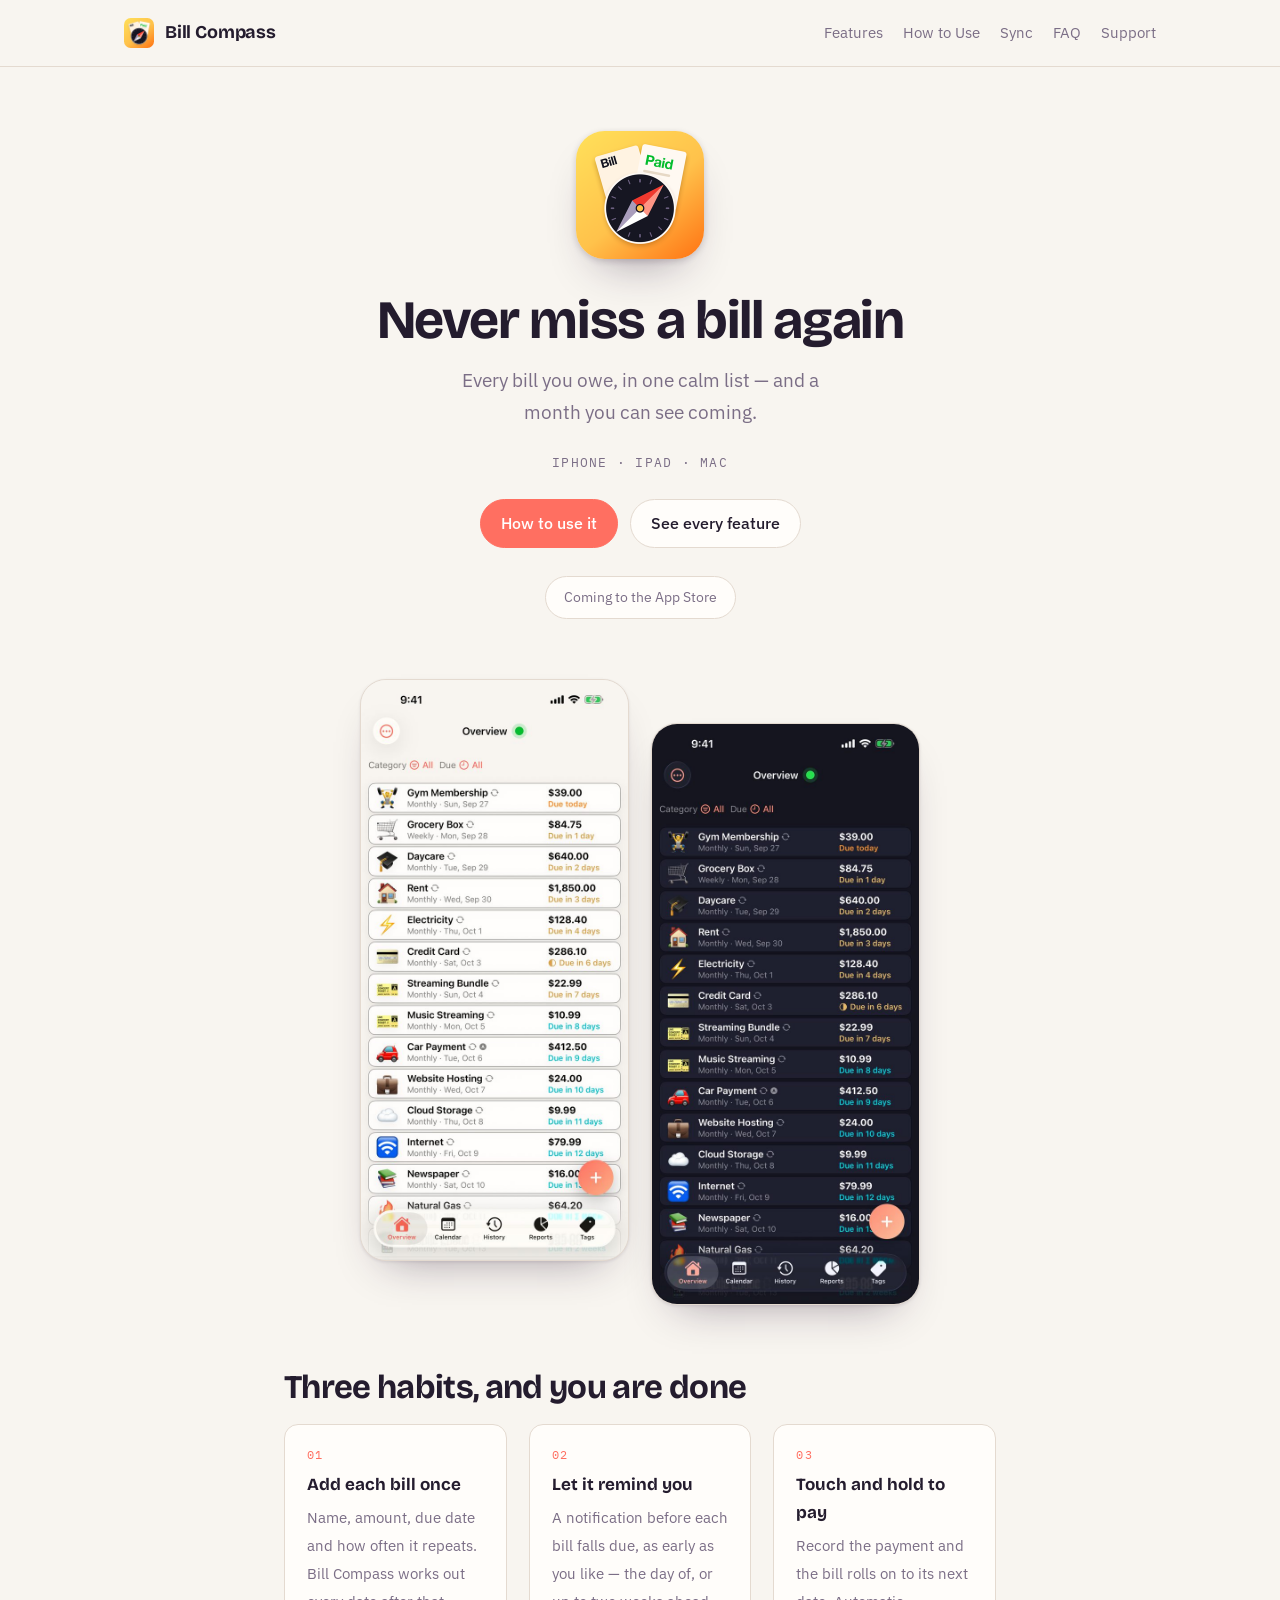
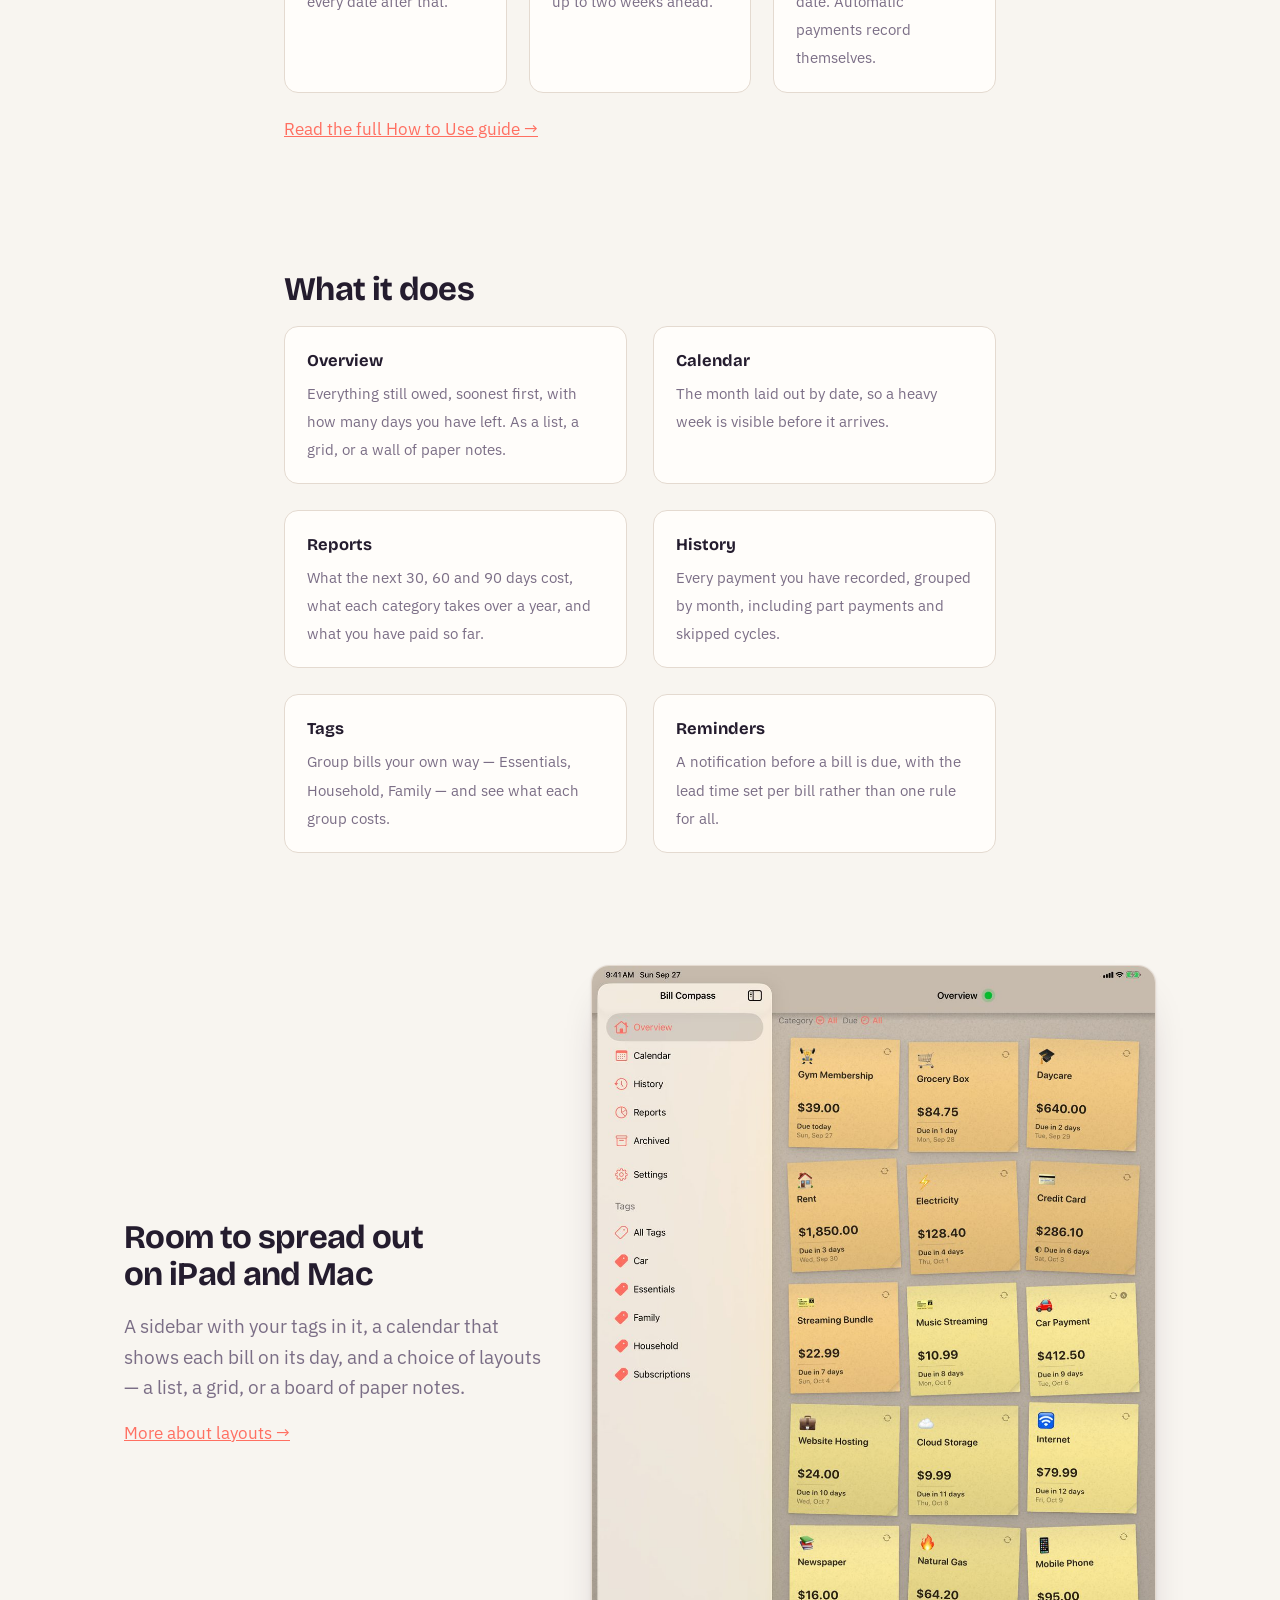
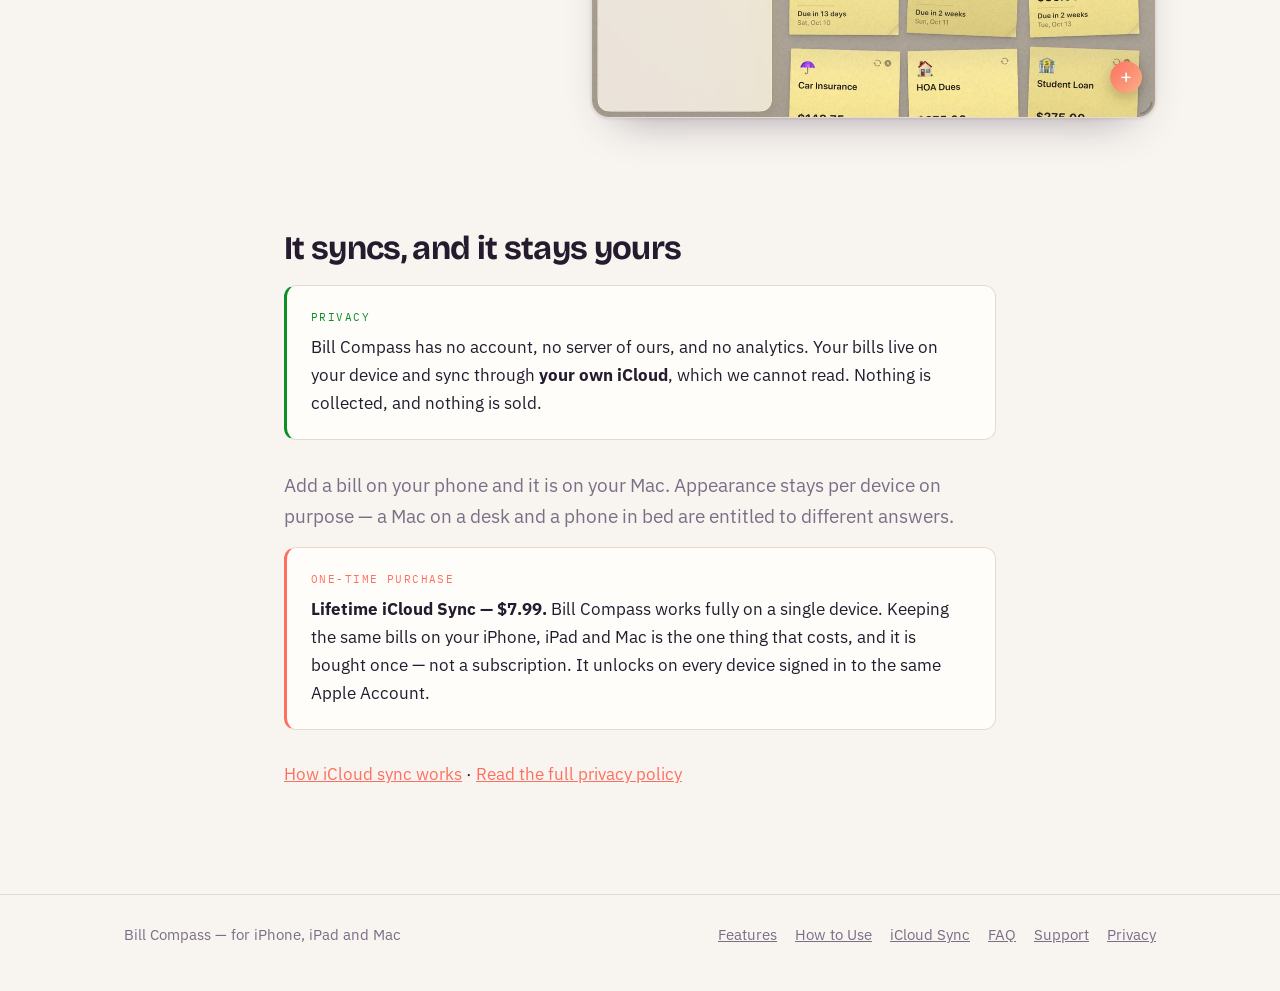
<file: index.html>
<!doctype html>
<html lang="en">
<head>
<meta charset="utf-8">
<meta name="viewport" content="width=device-width, initial-scale=1">
<title>Bill Compass — never miss a bill again</title>
<meta name="description" content="Bill Compass tracks every bill you owe on iPhone, iPad and Mac. No account, no analytics, and it syncs through your own iCloud.">
<link rel="icon" href="assets/icon.png">
<link rel="preconnect" href="https://fonts.googleapis.com">
<link rel="preconnect" href="https://fonts.gstatic.com" crossorigin>
<link rel="stylesheet" href="https://fonts.googleapis.com/css2?family=Bricolage+Grotesque:opsz,wght@12..96,700&family=IBM+Plex+Mono:wght@400&family=IBM+Plex+Sans:wght@400;500&display=swap">
<link rel="stylesheet" href="style.css">
</head>
<body>
<header class="topbar"><div class="wrap">
  <a class="brand" href="index.html"><img src="assets/icon.png" alt=""> Bill Compass</a>
  <nav><a href="features.html">Features</a><a href="guide.html">How to Use</a><a href="sync.html">Sync</a><a href="faq.html">FAQ</a><a href="support.html">Support</a></nav>
</div></header>
<div class="hero"><div class="wrap">
  <img class="icon" src="assets/icon.png" alt="The Bill Compass app icon">
  <h1>Never miss a bill again</h1>
  <p class="tagline">Every bill you owe, in one calm list — and a month you can see coming.</p>
  <p class="platforms">iPhone · iPad · Mac</p>
  <div class="ctas">
    <a class="btn primary" href="guide.html">How to use it</a>
    <a class="btn" href="features.html">See every feature</a>
  </div>
  <p class="storenote">Coming to the App Store</p>
  <div class="pair">
    <figure><img class="shot" src="assets/screens/iphone-overview.jpg" alt="The Overview: bills listed soonest first, each with its amount and how many days are left" loading="lazy" decoding="async"></figure>
    <figure><img class="shot" src="assets/screens/iphone-overview-dark.jpg" alt="The same Overview in dark mode" loading="lazy" decoding="async"></figure>
  </div>
</div></div>

<section><div class="wrap">
  <h2>Three habits, and you are done</h2>
  <ol class="three">
    <li><b>Add each bill once</b><span>Name, amount, due date and how often it repeats. Bill Compass works out every date after that.</span></li>
    <li><b>Let it remind you</b><span>A notification before each bill falls due, as early as you like — the day of, or up to two weeks ahead.</span></li>
    <li><b>Touch and hold to pay</b><span>Record the payment and the bill rolls on to its next date. Automatic payments record themselves.</span></li>
  </ol>
  <p style="margin-top:22px"><a href="guide.html">Read the full How to Use guide →</a></p>
</div></section>

<section><div class="wrap">
  <h2>What it does</h2>
  <ul class="features">
    <li><a href="features.html#overview"><b>Overview</b><span>Everything still owed, soonest first, with how many days you have left. As a list, a grid, or a wall of paper notes.</span></a></li>
    <li><a href="features.html#calendar"><b>Calendar</b><span>The month laid out by date, so a heavy week is visible before it arrives.</span></a></li>
    <li><a href="features.html#reports"><b>Reports</b><span>What the next 30, 60 and 90 days cost, what each category takes over a year, and what you have paid so far.</span></a></li>
    <li><a href="features.html#history"><b>History</b><span>Every payment you have recorded, grouped by month, including part payments and skipped cycles.</span></a></li>
    <li><a href="features.html#tags"><b>Tags</b><span>Group bills your own way — Essentials, Household, Family — and see what each group costs.</span></a></li>
    <li><a href="features.html#reminders"><b>Reminders</b><span>A notification before a bill is due, with the lead time set per bill rather than one rule for all.</span></a></li>
  </ul>
</div></section>

<section><div class="wide">
  <div class="split tabletcol">
    <div>
      <h2>Room to spread out on iPad and Mac</h2>
      <p class="lead">A sidebar with your tags in it, a calendar that shows each bill on its day, and a choice of layouts — a list, a grid, or a board of paper notes.</p>
      <p><a href="features.html#layouts">More about layouts →</a></p>
    </div>
    <figure><img class="shot tablet" src="assets/screens/ipad-stickie.jpg" alt="Bill Compass on iPad, with bills laid out as paper notes and tags in the sidebar" loading="lazy" decoding="async"></figure>
  </div>
</div></section>

<section><div class="wrap">
  <h2>It syncs, and it stays yours</h2>
  <div class="pledge">
    <span class="stamp">Privacy</span>
    <p>Bill Compass has no account, no server of ours, and no analytics. Your bills live on your device and sync through <b>your own iCloud</b>, which we cannot read. Nothing is collected, and nothing is sold.</p>
  </div>
  <p class="lead">Add a bill on your phone and it is on your Mac. Appearance stays per device on purpose — a Mac on a desk and a phone in bed are entitled to different answers.</p>

  <div class="pledge" style="border-left-color:var(--accent)">
    <span class="stamp" style="color:var(--accent)">One-time purchase</span>
    <p><b>Lifetime iCloud Sync — $7.99.</b> Bill Compass works fully on a single device. Keeping the same bills on your iPhone, iPad and Mac is the one thing that costs, and it is bought once — not a subscription. It unlocks on every device signed in to the same Apple Account.</p>
  </div>
  <p><a href="sync.html">How iCloud sync works</a> · <a href="privacy.html">Read the full privacy policy</a></p>
</div></section>
<footer><div class="wrap">
  <span>Bill Compass — for iPhone, iPad and Mac</span>
  <nav><a href="features.html">Features</a><a href="guide.html">How to Use</a><a href="sync.html">iCloud Sync</a><a href="faq.html">FAQ</a><a href="support.html">Support</a><a href="privacy.html">Privacy</a></nav>
</div></footer>
</body>
</html>
</file>
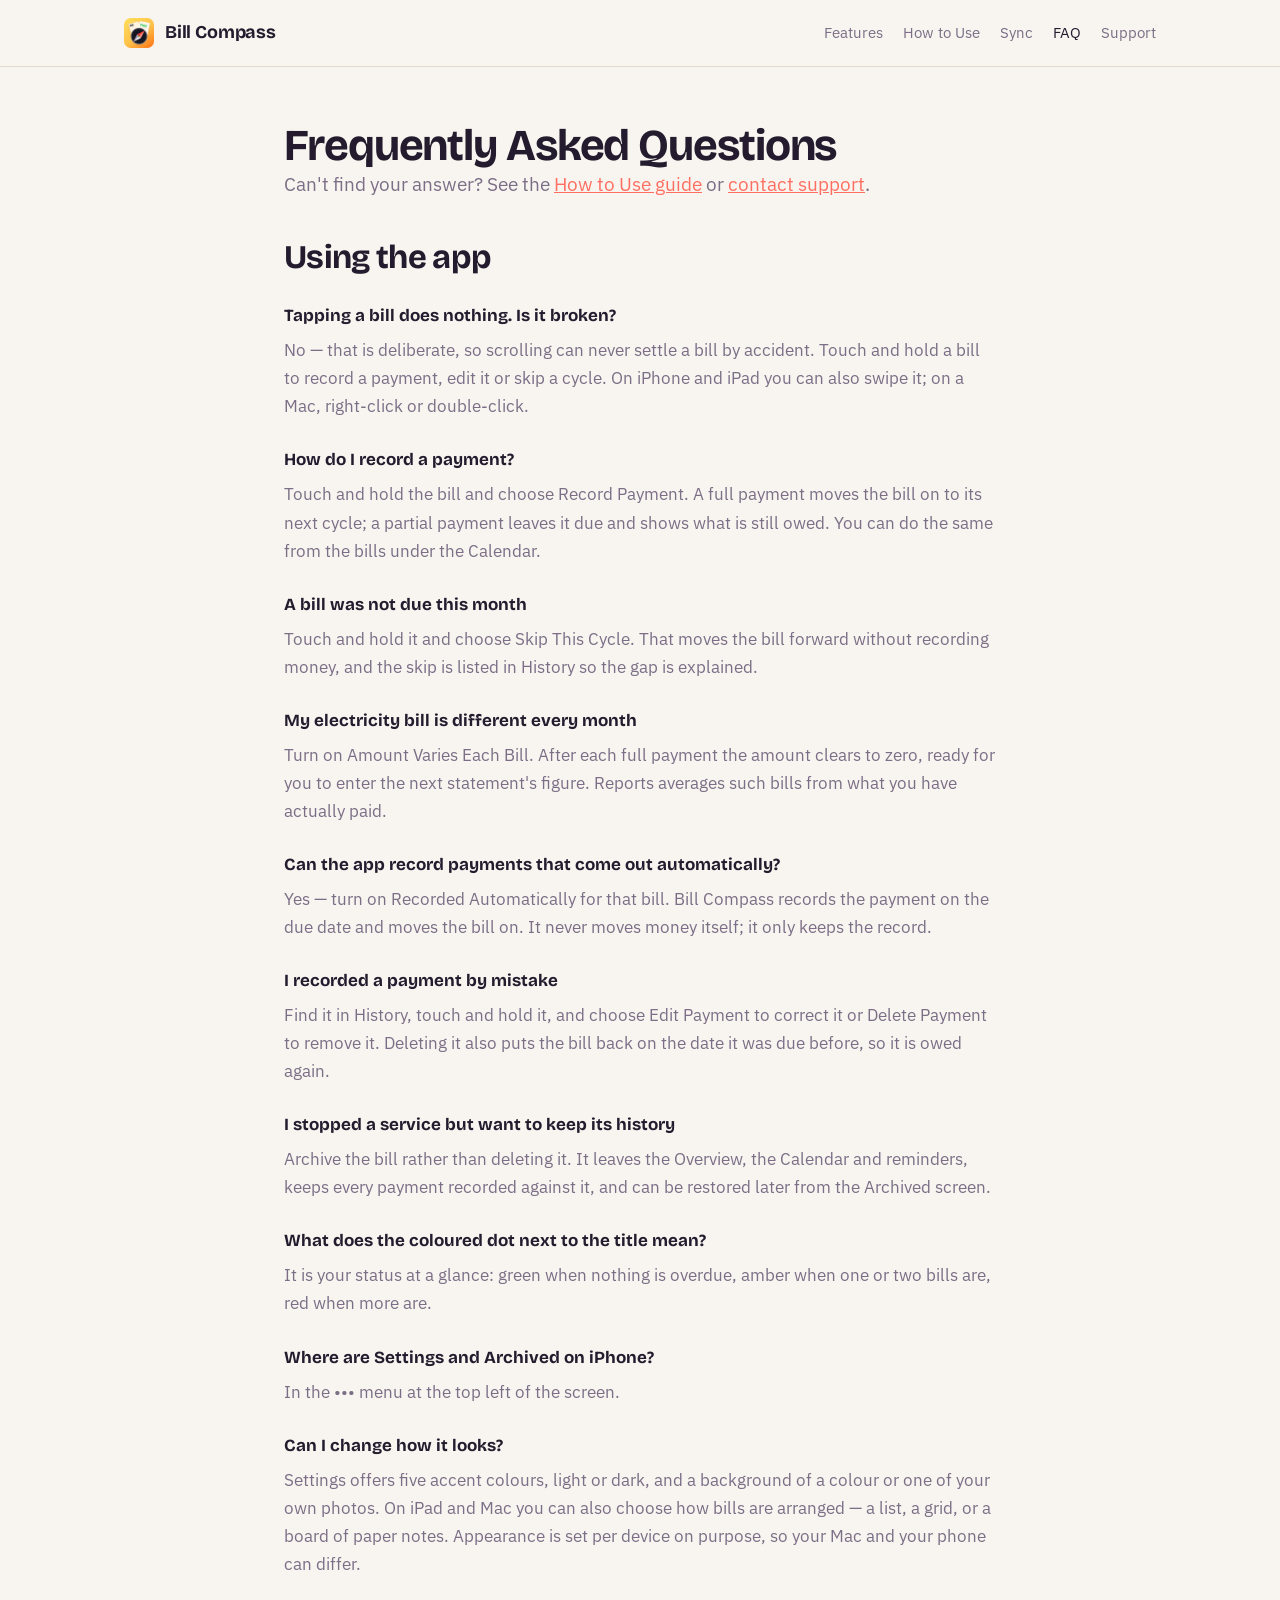
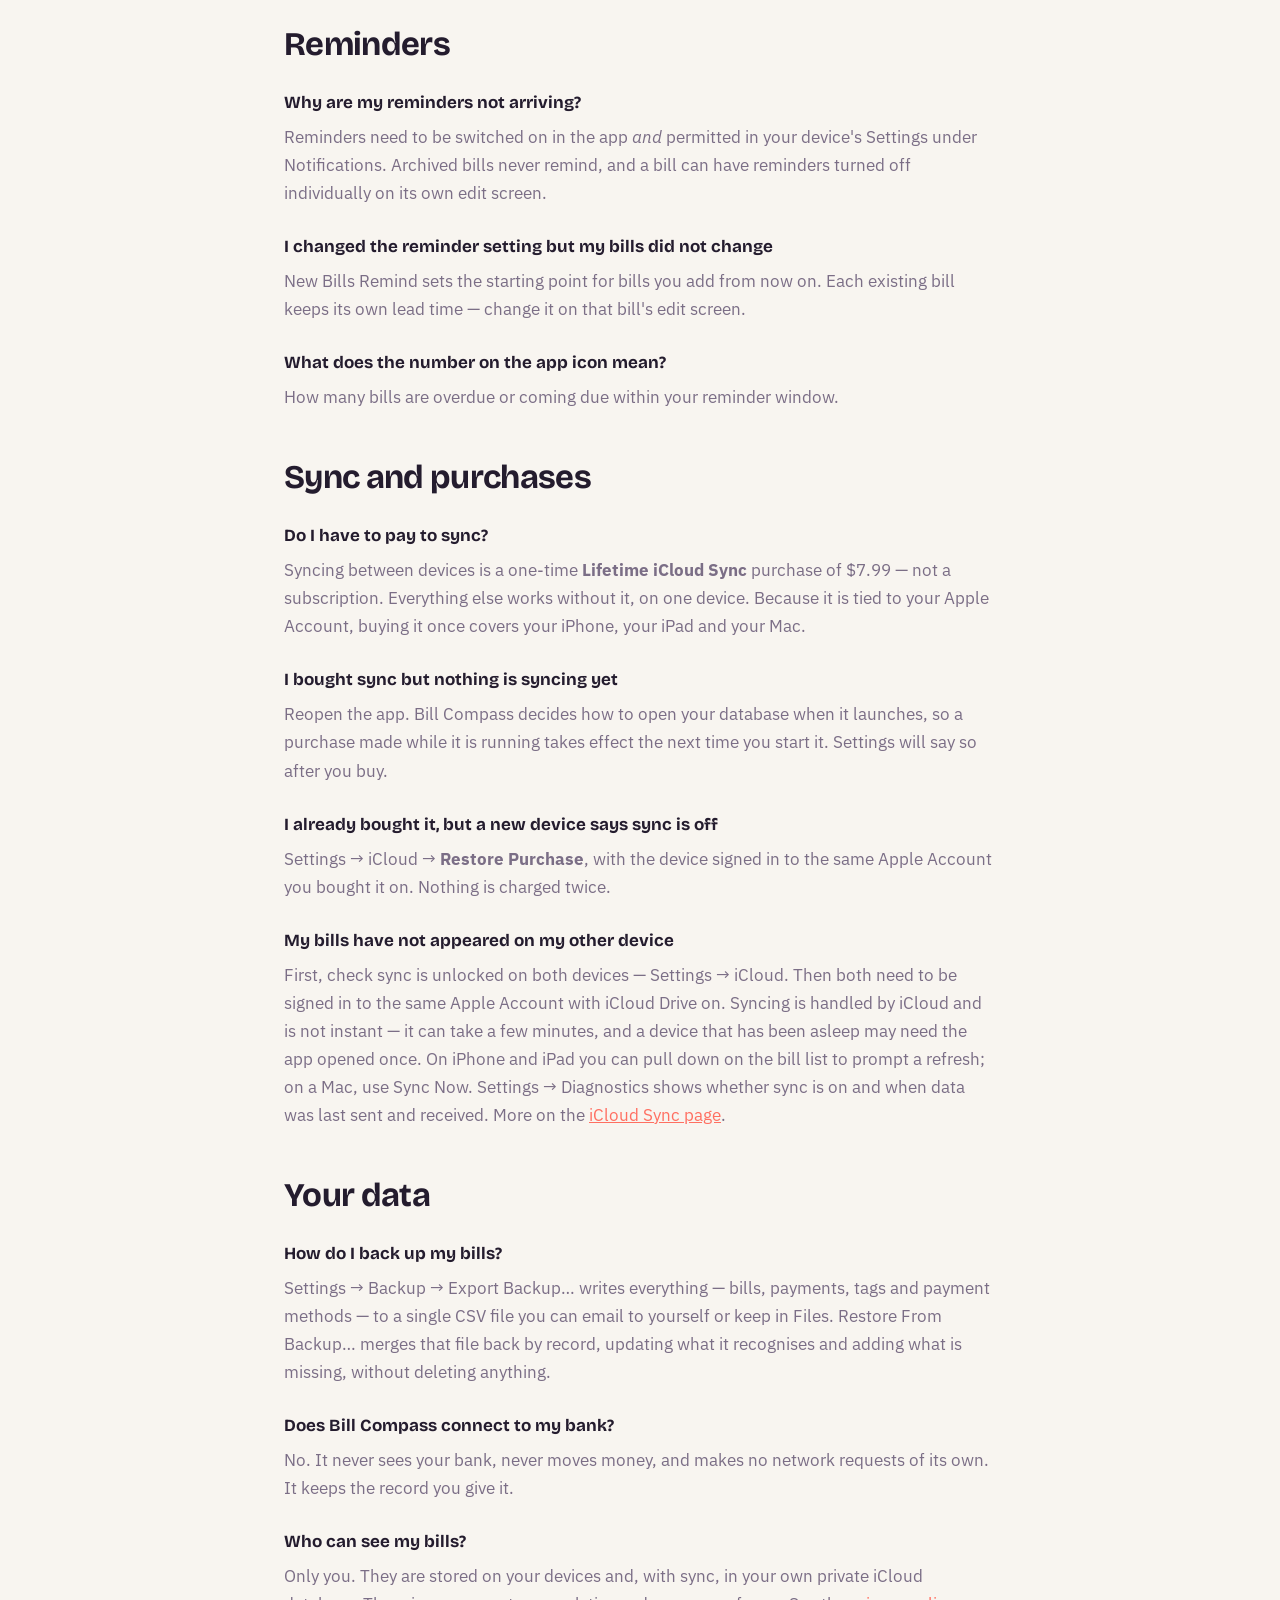
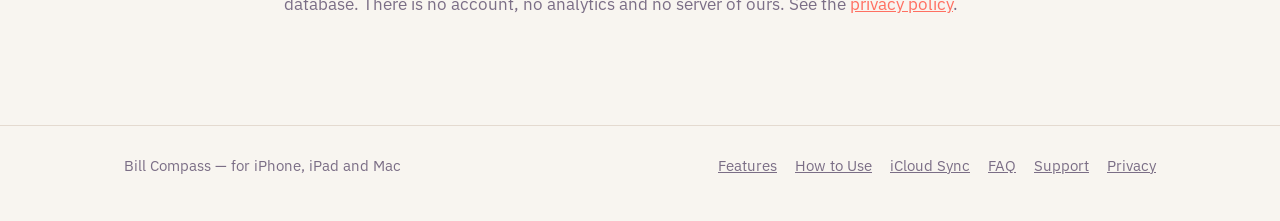
<file: faq.html>
<!doctype html>
<html lang="en">
<head>
<meta charset="utf-8">
<meta name="viewport" content="width=device-width, initial-scale=1">
<title>FAQ — Bill Compass</title>
<meta name="description" content="Answers to common Bill Compass questions: recording payments, reminders, iCloud sync and purchases, backups and privacy.">
<link rel="icon" href="assets/icon.png">
<link rel="preconnect" href="https://fonts.googleapis.com">
<link rel="preconnect" href="https://fonts.gstatic.com" crossorigin>
<link rel="stylesheet" href="https://fonts.googleapis.com/css2?family=Bricolage+Grotesque:opsz,wght@12..96,700&family=IBM+Plex+Mono:wght@400&family=IBM+Plex+Sans:wght@400;500&display=swap">
<link rel="stylesheet" href="style.css">
</head>
<body>
<header class="topbar"><div class="wrap">
  <a class="brand" href="index.html"><img src="assets/icon.png" alt=""> Bill Compass</a>
  <nav><a href="features.html">Features</a><a href="guide.html">How to Use</a><a href="sync.html">Sync</a><a href="faq.html" aria-current="page">FAQ</a><a href="support.html">Support</a></nav>
</div></header>
<section><div class="wrap">
  <h1 style="font-size:clamp(30px,5.5vw,44px);margin-top:0">Frequently Asked Questions</h1>
  <p class="lead">Can't find your answer? See the <a href="guide.html">How to Use guide</a> or <a href="support.html">contact support</a>.</p>

  <h2 style="margin-top:40px">Using the app</h2>
  <dl>
    <dt>Tapping a bill does nothing. Is it broken?</dt>
    <dd>No — that is deliberate, so scrolling can never settle a bill by accident. Touch and hold a bill to record a payment, edit it or skip a cycle. On iPhone and iPad you can also swipe it; on a Mac, right-click or double-click.</dd>

    <dt>How do I record a payment?</dt>
    <dd>Touch and hold the bill and choose Record Payment. A full payment moves the bill on to its next cycle; a partial payment leaves it due and shows what is still owed. You can do the same from the bills under the Calendar.</dd>

    <dt>A bill was not due this month</dt>
    <dd>Touch and hold it and choose Skip This Cycle. That moves the bill forward without recording money, and the skip is listed in History so the gap is explained.</dd>

    <dt>My electricity bill is different every month</dt>
    <dd>Turn on Amount Varies Each Bill. After each full payment the amount clears to zero, ready for you to enter the next statement's figure. Reports averages such bills from what you have actually paid.</dd>

    <dt>Can the app record payments that come out automatically?</dt>
    <dd>Yes — turn on Recorded Automatically for that bill. Bill Compass records the payment on the due date and moves the bill on. It never moves money itself; it only keeps the record.</dd>

    <dt>I recorded a payment by mistake</dt>
    <dd>Find it in History, touch and hold it, and choose Edit Payment to correct it or Delete Payment to remove it. Deleting it also puts the bill back on the date it was due before, so it is owed again.</dd>

    <dt>I stopped a service but want to keep its history</dt>
    <dd>Archive the bill rather than deleting it. It leaves the Overview, the Calendar and reminders, keeps every payment recorded against it, and can be restored later from the Archived screen.</dd>

    <dt>What does the coloured dot next to the title mean?</dt>
    <dd>It is your status at a glance: green when nothing is overdue, amber when one or two bills are, red when more are.</dd>

    <dt>Where are Settings and Archived on iPhone?</dt>
    <dd>In the ••• menu at the top left of the screen.</dd>

    <dt>Can I change how it looks?</dt>
    <dd>Settings offers five accent colours, light or dark, and a background of a colour or one of your own photos. On iPad and Mac you can also choose how bills are arranged — a list, a grid, or a board of paper notes. Appearance is set per device on purpose, so your Mac and your phone can differ.</dd>
  </dl>

  <h2 style="margin-top:48px">Reminders</h2>
  <dl>
    <dt>Why are my reminders not arriving?</dt>
    <dd>Reminders need to be switched on in the app <em>and</em> permitted in your device's Settings under Notifications. Archived bills never remind, and a bill can have reminders turned off individually on its own edit screen.</dd>

    <dt>I changed the reminder setting but my bills did not change</dt>
    <dd>New Bills Remind sets the starting point for bills you add from now on. Each existing bill keeps its own lead time — change it on that bill's edit screen.</dd>

    <dt>What does the number on the app icon mean?</dt>
    <dd>How many bills are overdue or coming due within your reminder window.</dd>
  </dl>

  <h2 style="margin-top:48px">Sync and purchases</h2>
  <dl>
    <dt>Do I have to pay to sync?</dt>
    <dd>Syncing between devices is a one-time <b>Lifetime iCloud Sync</b> purchase of $7.99 — not a subscription. Everything else works without it, on one device. Because it is tied to your Apple Account, buying it once covers your iPhone, your iPad and your Mac.</dd>

    <dt>I bought sync but nothing is syncing yet</dt>
    <dd>Reopen the app. Bill Compass decides how to open your database when it launches, so a purchase made while it is running takes effect the next time you start it. Settings will say so after you buy.</dd>

    <dt>I already bought it, but a new device says sync is off</dt>
    <dd>Settings → iCloud → <b>Restore Purchase</b>, with the device signed in to the same Apple Account you bought it on. Nothing is charged twice.</dd>

    <dt>My bills have not appeared on my other device</dt>
    <dd>First, check sync is unlocked on both devices — Settings → iCloud. Then both need to be signed in to the same Apple Account with iCloud Drive on. Syncing is handled by iCloud and is not instant — it can take a few minutes, and a device that has been asleep may need the app opened once. On iPhone and iPad you can pull down on the bill list to prompt a refresh; on a Mac, use Sync Now. Settings → Diagnostics shows whether sync is on and when data was last sent and received. More on the <a href="sync.html">iCloud Sync page</a>.</dd>
  </dl>

  <h2 style="margin-top:48px">Your data</h2>
  <dl>
    <dt>How do I back up my bills?</dt>
    <dd>Settings → Backup → Export Backup… writes everything — bills, payments, tags and payment methods — to a single CSV file you can email to yourself or keep in Files. Restore From Backup… merges that file back by record, updating what it recognises and adding what is missing, without deleting anything.</dd>

    <dt>Does Bill Compass connect to my bank?</dt>
    <dd>No. It never sees your bank, never moves money, and makes no network requests of its own. It keeps the record you give it.</dd>

    <dt>Who can see my bills?</dt>
    <dd>Only you. They are stored on your devices and, with sync, in your own private iCloud database. There is no account, no analytics and no server of ours. See the <a href="privacy.html">privacy policy</a>.</dd>
  </dl>
</div></section>
<footer><div class="wrap">
  <span>Bill Compass — for iPhone, iPad and Mac</span>
  <nav><a href="features.html">Features</a><a href="guide.html">How to Use</a><a href="sync.html">iCloud Sync</a><a href="faq.html">FAQ</a><a href="support.html">Support</a><a href="privacy.html">Privacy</a></nav>
</div></footer>
</body>
</html>
</file>
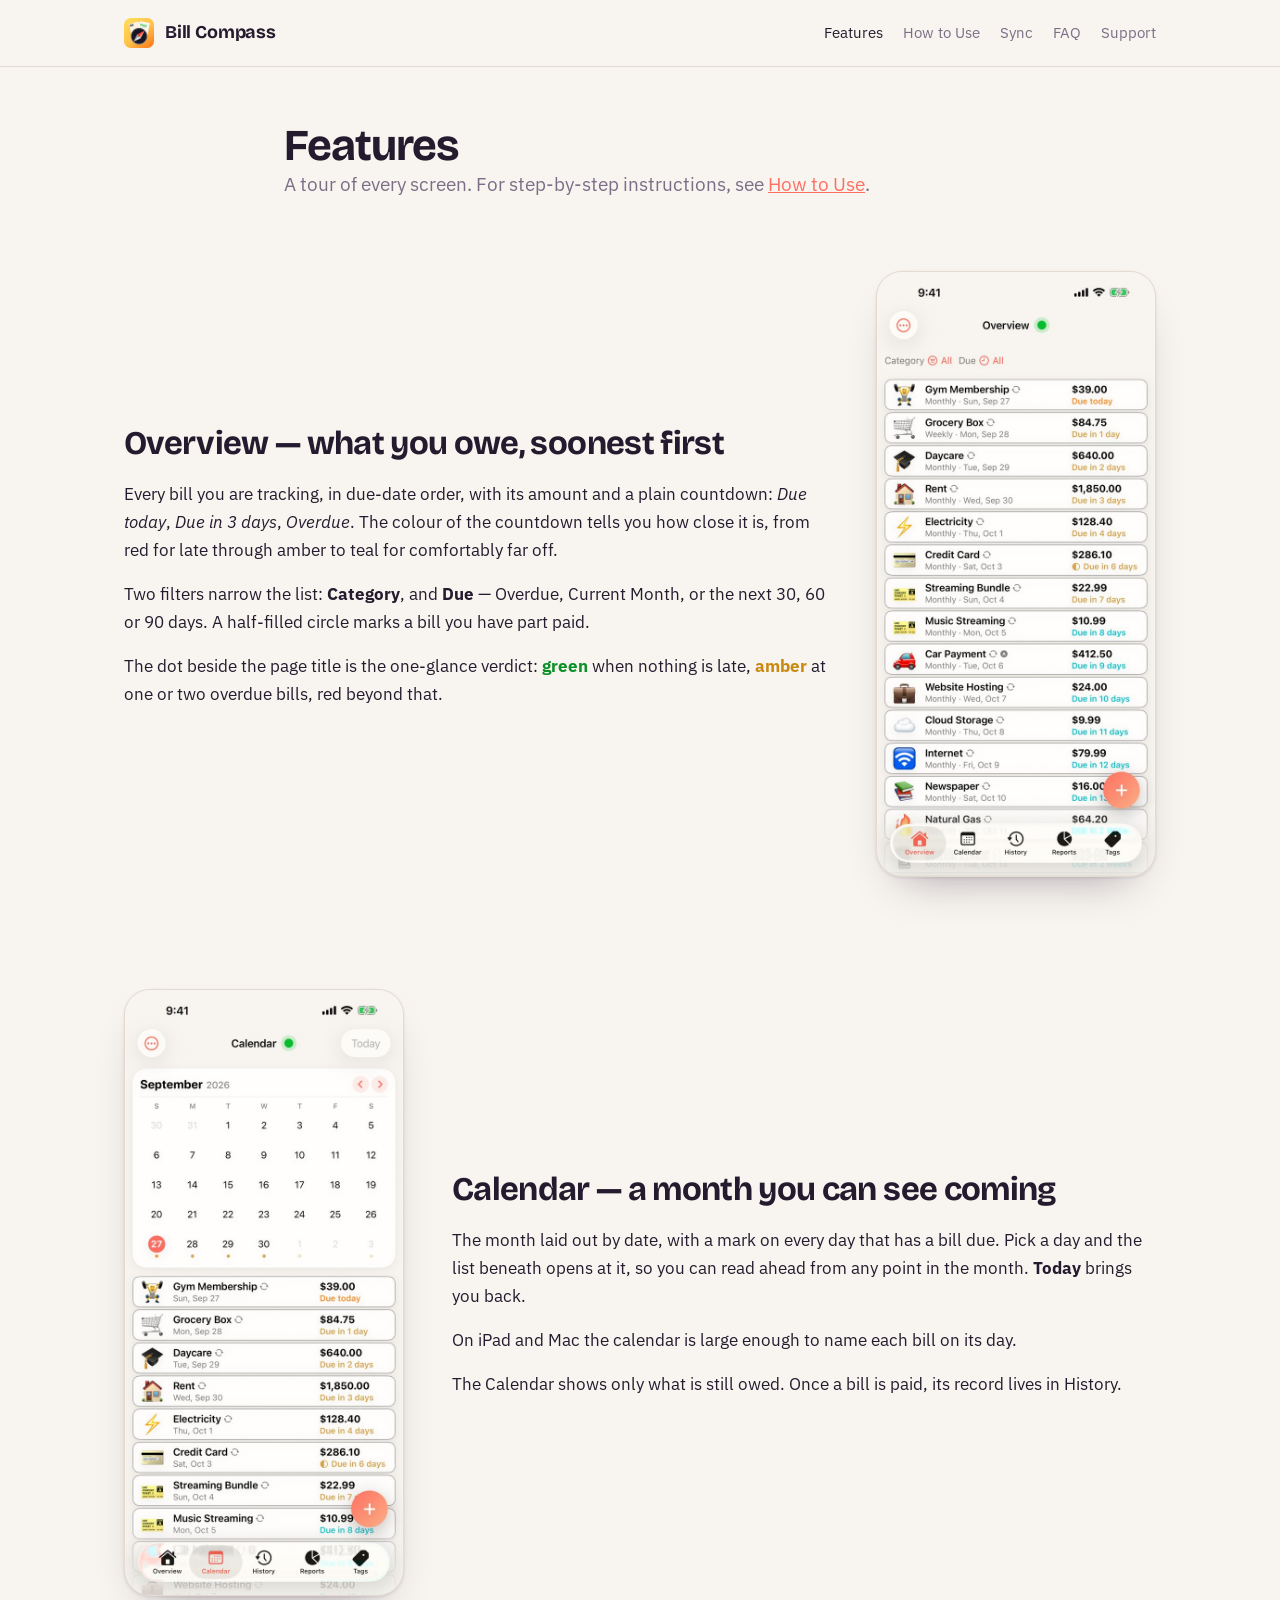
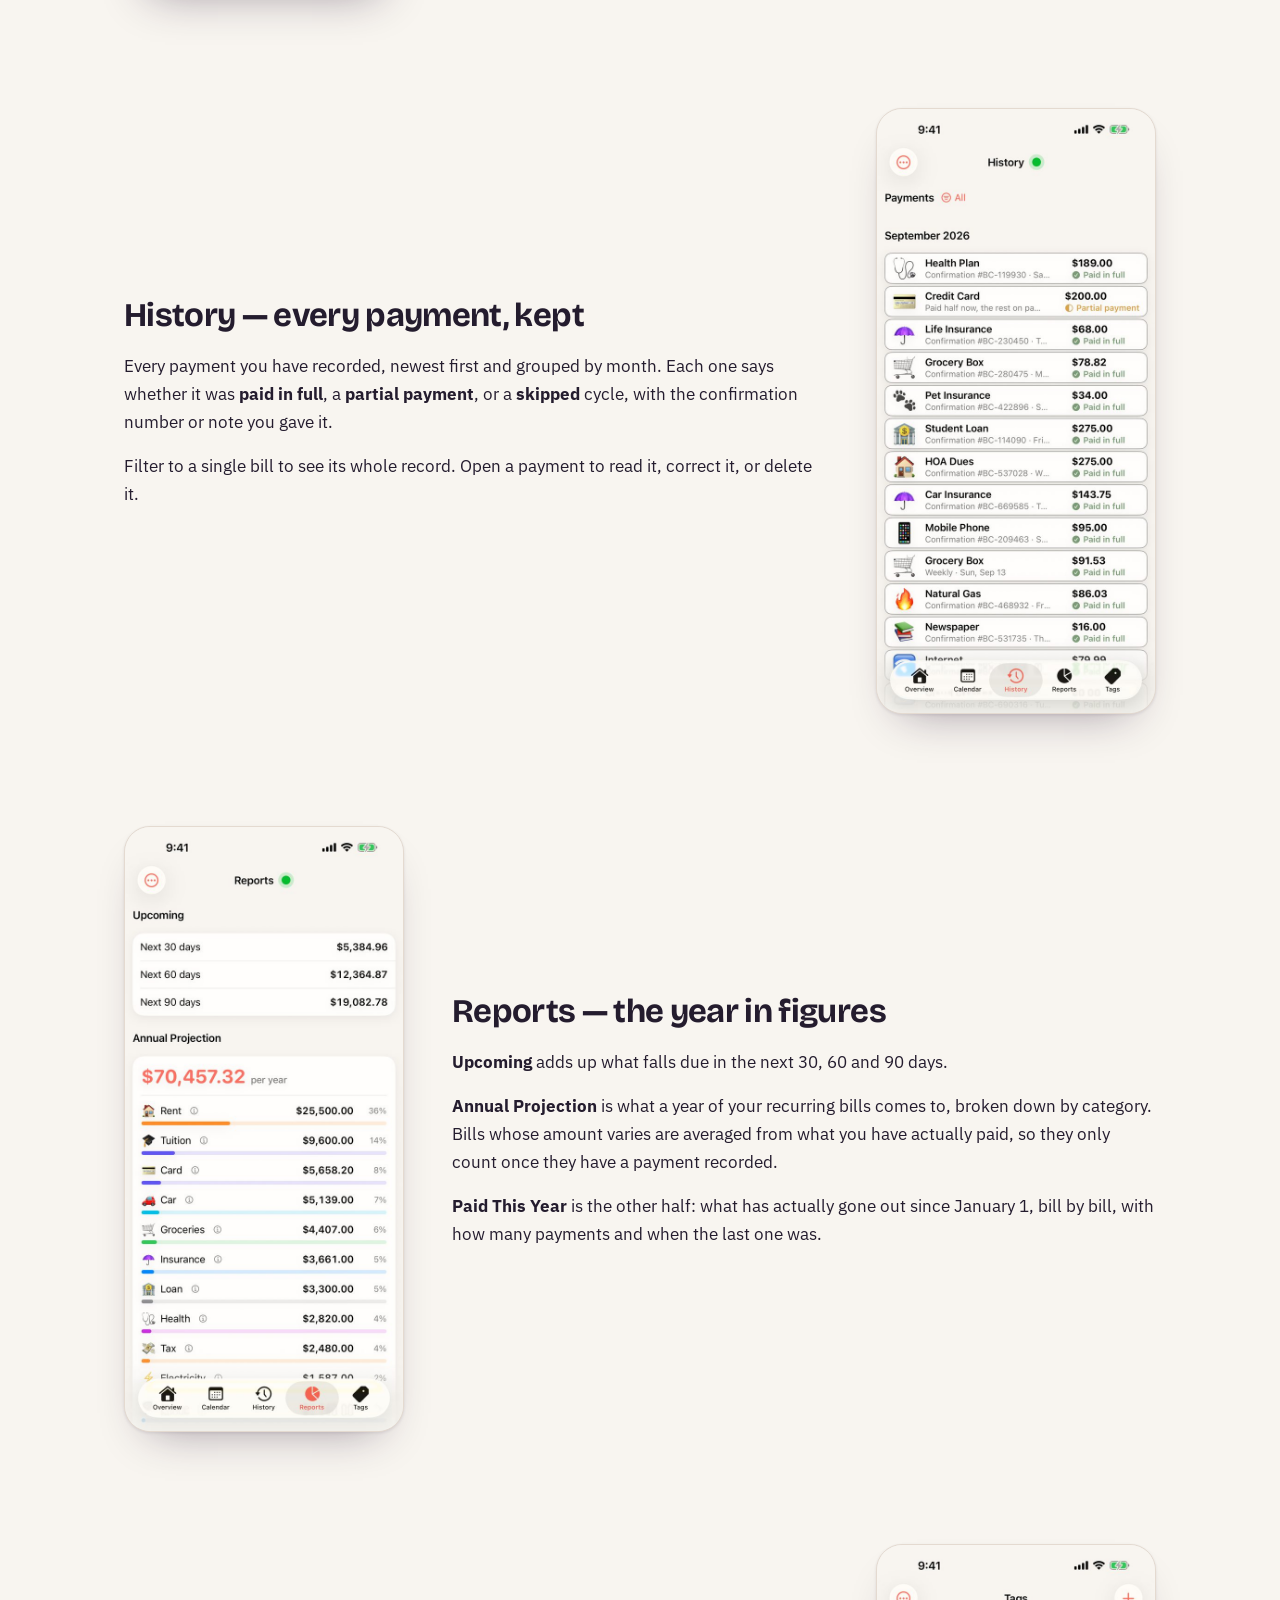
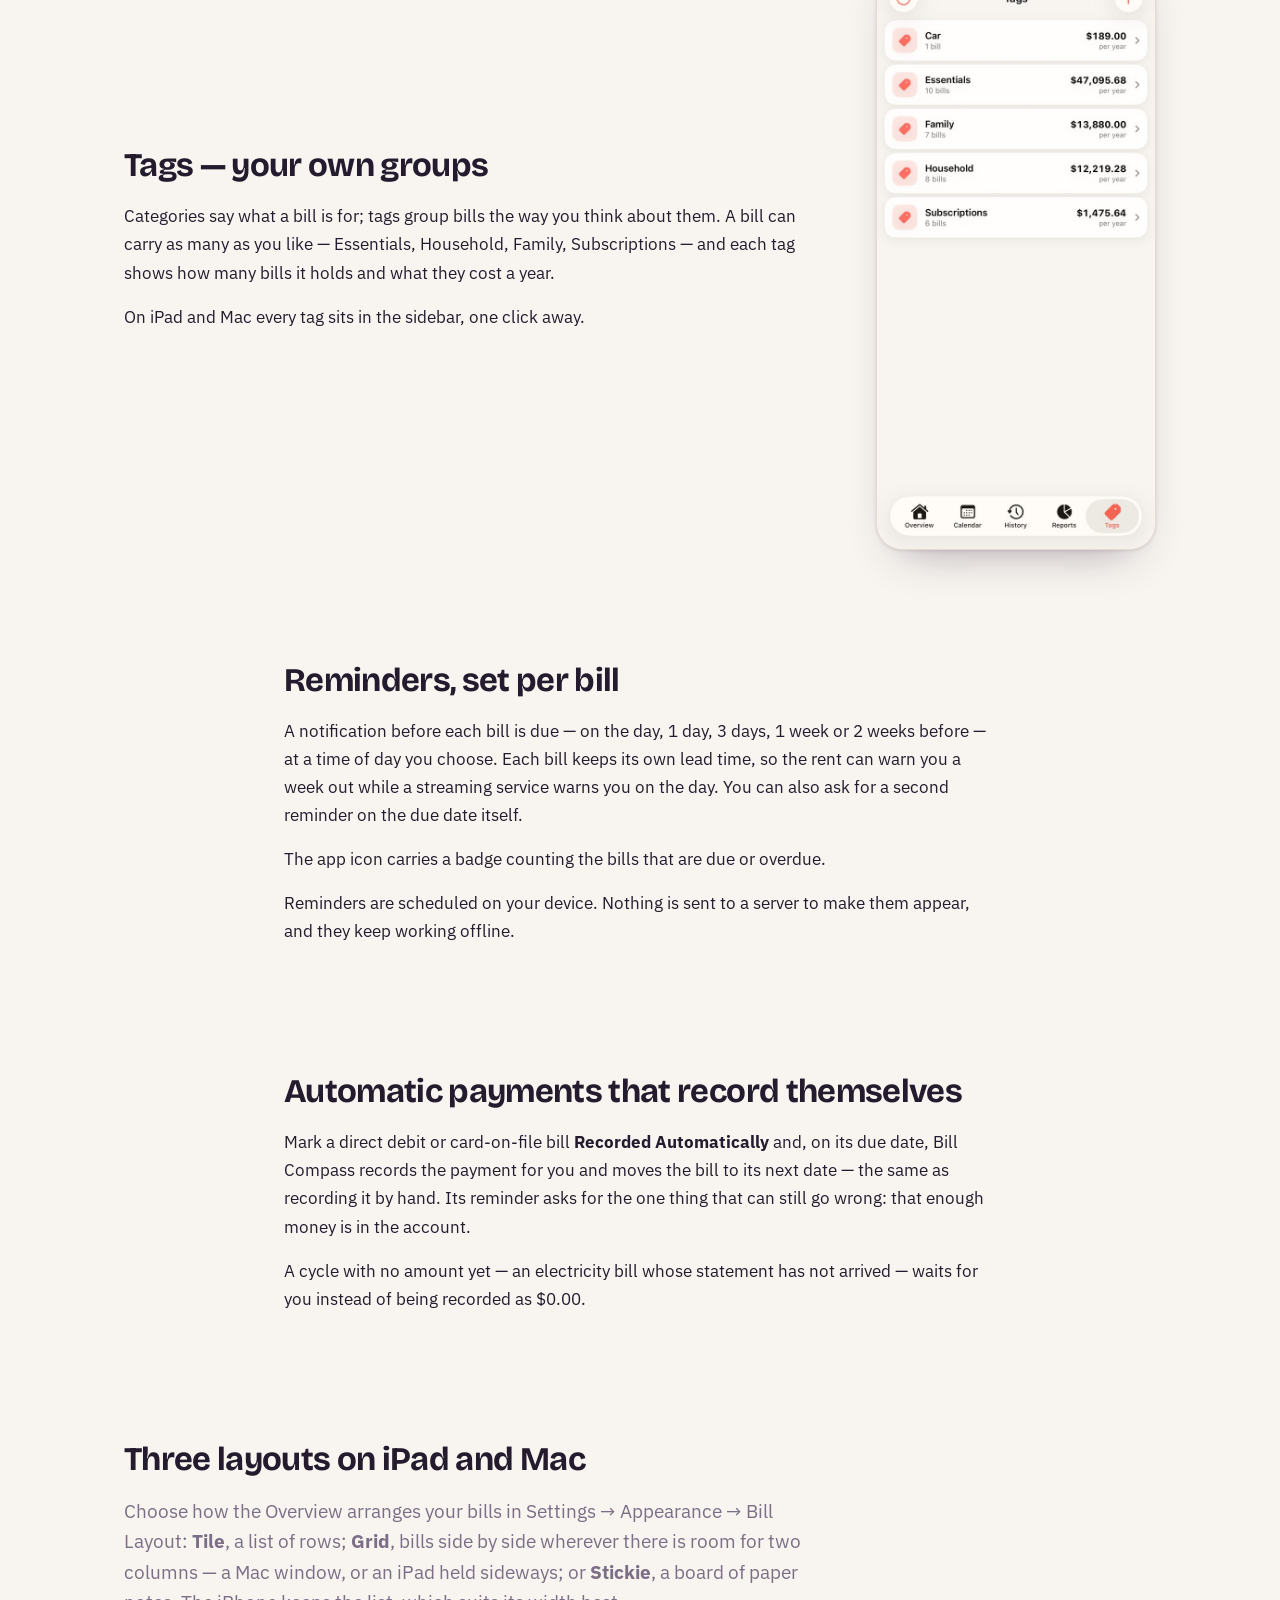
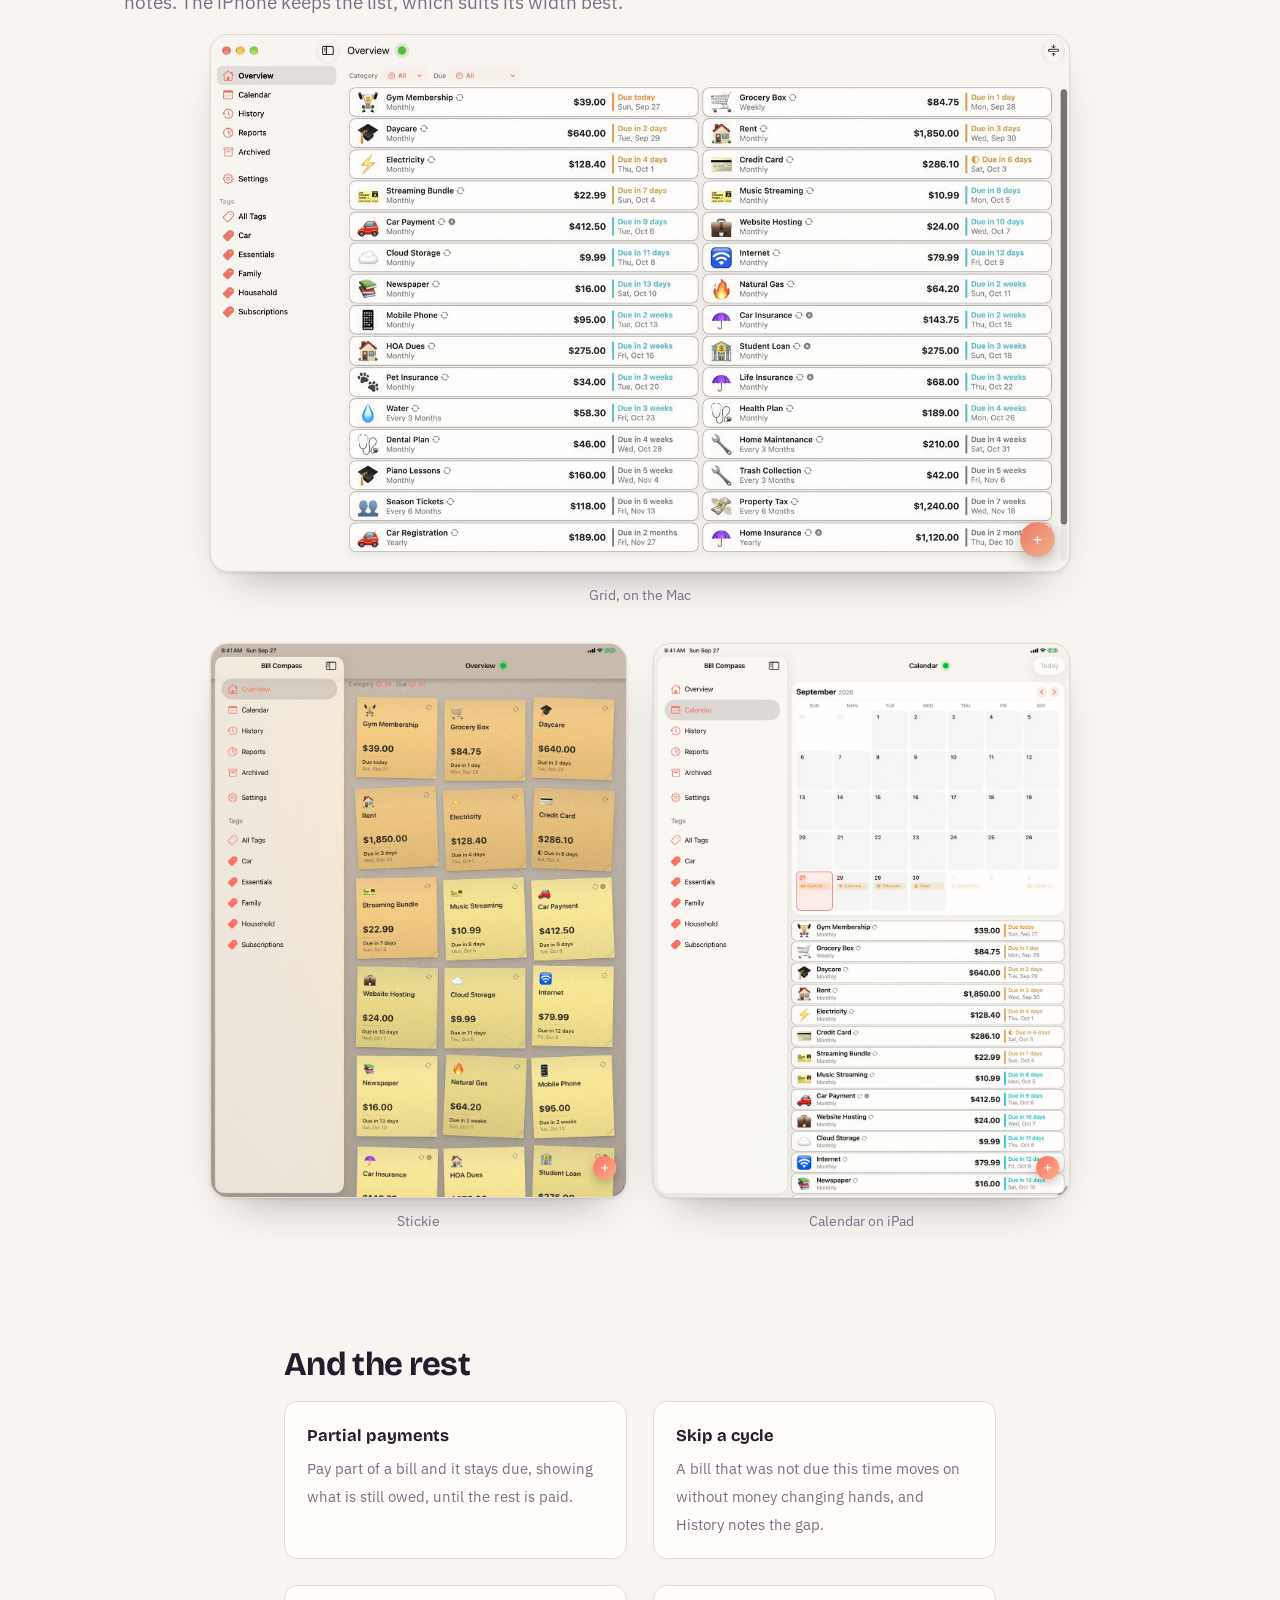
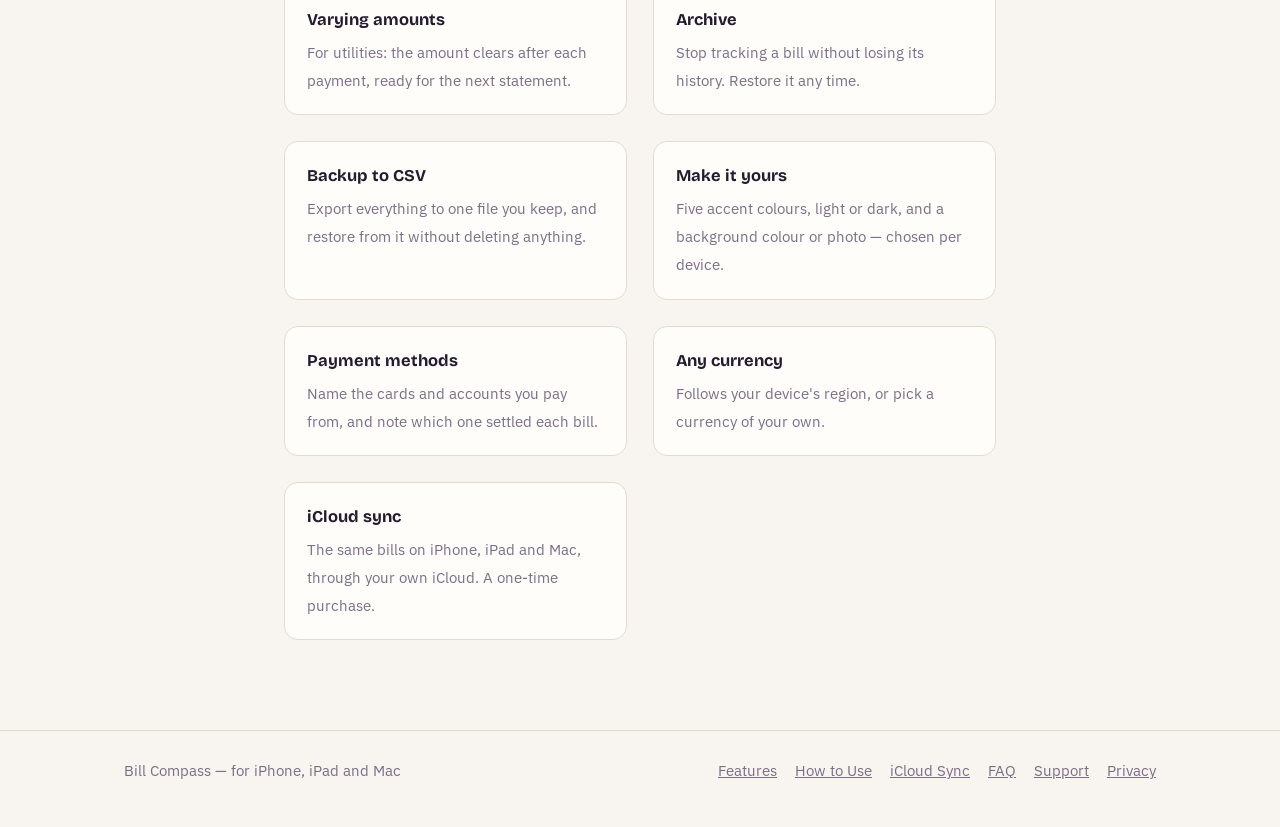
<file: features.html>
<!doctype html>
<html lang="en">
<head>
<meta charset="utf-8">
<meta name="viewport" content="width=device-width, initial-scale=1">
<title>Features — Bill Compass</title>
<meta name="description" content="Every screen in Bill Compass: the Overview, Calendar, History, Reports, Tags, reminders, automatic payments and layouts for iPad and Mac.">
<link rel="icon" href="assets/icon.png">
<link rel="preconnect" href="https://fonts.googleapis.com">
<link rel="preconnect" href="https://fonts.gstatic.com" crossorigin>
<link rel="stylesheet" href="https://fonts.googleapis.com/css2?family=Bricolage+Grotesque:opsz,wght@12..96,700&family=IBM+Plex+Mono:wght@400&family=IBM+Plex+Sans:wght@400;500&display=swap">
<link rel="stylesheet" href="style.css">
</head>
<body>
<header class="topbar"><div class="wrap">
  <a class="brand" href="index.html"><img src="assets/icon.png" alt=""> Bill Compass</a>
  <nav><a href="features.html" aria-current="page">Features</a><a href="guide.html">How to Use</a><a href="sync.html">Sync</a><a href="faq.html">FAQ</a><a href="support.html">Support</a></nav>
</div></header>
<section><div class="wrap">
  <h1 style="font-size:clamp(30px,5.5vw,44px);margin-top:0">Features</h1>
  <p class="lead">A tour of every screen. For step-by-step instructions, see <a href="guide.html">How to Use</a>.</p>
</div></section>

<section id="overview" style="padding-top:0"><div class="wide">
  <div class="split">
    <div>
      <h2>Overview — what you owe, soonest first</h2>
      <p>Every bill you are tracking, in due-date order, with its amount and a plain countdown: <em>Due today</em>, <em>Due in 3 days</em>, <em>Overdue</em>. The colour of the countdown tells you how close it is, from red for late through amber to teal for comfortably far off.</p>
      <p>Two filters narrow the list: <b>Category</b>, and <b>Due</b> — Overdue, Current Month, or the next 30, 60 or 90 days. A half-filled circle marks a bill you have part paid.</p>
      <p>The dot beside the page title is the one-glance verdict: <b style="color:var(--green)">green</b> when nothing is late, <b style="color:var(--gold)">amber</b> at one or two overdue bills, red beyond that.</p>
    </div>
    <figure><img class="shot" src="assets/screens/iphone-overview.jpg" alt="The Overview screen" loading="lazy" decoding="async"></figure>
  </div>
</div></section>

<section id="calendar"><div class="wide">
  <div class="split flip">
    <figure><img class="shot" src="assets/screens/iphone-calendar.jpg" alt="The Calendar screen, with dots under the days that have bills due" loading="lazy" decoding="async"></figure>
    <div>
      <h2>Calendar — a month you can see coming</h2>
      <p>The month laid out by date, with a mark on every day that has a bill due. Pick a day and the list beneath opens at it, so you can read ahead from any point in the month. <b>Today</b> brings you back.</p>
      <p>On iPad and Mac the calendar is large enough to name each bill on its day.</p>
      <p>The Calendar shows only what is still owed. Once a bill is paid, its record lives in History.</p>
    </div>
  </div>
</div></section>

<section id="history"><div class="wide">
  <div class="split">
    <div>
      <h2>History — every payment, kept</h2>
      <p>Every payment you have recorded, newest first and grouped by month. Each one says whether it was <b>paid in full</b>, a <b>partial payment</b>, or a <b>skipped</b> cycle, with the confirmation number or note you gave it.</p>
      <p>Filter to a single bill to see its whole record. Open a payment to read it, correct it, or delete it.</p>
    </div>
    <figure><img class="shot" src="assets/screens/iphone-history.jpg" alt="The History screen, listing payments for September" loading="lazy" decoding="async"></figure>
  </div>
</div></section>

<section id="reports"><div class="wide">
  <div class="split flip">
    <figure><img class="shot" src="assets/screens/iphone-reports.jpg" alt="The Reports screen: upcoming totals and the annual projection by category" loading="lazy" decoding="async"></figure>
    <div>
      <h2>Reports — the year in figures</h2>
      <p><b>Upcoming</b> adds up what falls due in the next 30, 60 and 90 days.</p>
      <p><b>Annual Projection</b> is what a year of your recurring bills comes to, broken down by category. Bills whose amount varies are averaged from what you have actually paid, so they only count once they have a payment recorded.</p>
      <p><b>Paid This Year</b> is the other half: what has actually gone out since January 1, bill by bill, with how many payments and when the last one was.</p>
    </div>
  </div>
</div></section>

<section id="tags"><div class="wide">
  <div class="split">
    <div>
      <h2>Tags — your own groups</h2>
      <p>Categories say what a bill is for; tags group bills the way you think about them. A bill can carry as many as you like — Essentials, Household, Family, Subscriptions — and each tag shows how many bills it holds and what they cost a year.</p>
      <p>On iPad and Mac every tag sits in the sidebar, one click away.</p>
    </div>
    <figure><img class="shot" src="assets/screens/iphone-tags.jpg" alt="The Tags screen, with the yearly cost of each tag" loading="lazy" decoding="async"></figure>
  </div>
</div></section>

<section id="reminders"><div class="wrap">
  <h2>Reminders, set per bill</h2>
  <p>A notification before each bill is due — on the day, 1 day, 3 days, 1 week or 2 weeks before — at a time of day you choose. Each bill keeps its own lead time, so the rent can warn you a week out while a streaming service warns you on the day. You can also ask for a second reminder on the due date itself.</p>
  <p>The app icon carries a badge counting the bills that are due or overdue.</p>
  <p>Reminders are scheduled on your device. Nothing is sent to a server to make them appear, and they keep working offline.</p>
</div></section>

<section id="automatic"><div class="wrap">
  <h2>Automatic payments that record themselves</h2>
  <p>Mark a direct debit or card-on-file bill <b>Recorded Automatically</b> and, on its due date, Bill Compass records the payment for you and moves the bill to its next date — the same as recording it by hand. Its reminder asks for the one thing that can still go wrong: that enough money is in the account.</p>
  <p>A cycle with no amount yet — an electricity bill whose statement has not arrived — waits for you instead of being recorded as $0.00.</p>
</div></section>

<section id="layouts"><div class="wide">
  <h2>Three layouts on iPad and Mac</h2>
  <p class="lead" style="max-width:62ch">Choose how the Overview arranges your bills in Settings → Appearance → Bill Layout: <b>Tile</b>, a list of rows; <b>Grid</b>, bills side by side wherever there is room for two columns — a Mac window, or an iPad held sideways; or <b>Stickie</b>, a board of paper notes. The iPhone keeps the list, which suits its width best.</p>
  <div class="gallery" style="grid-template-columns:repeat(2,minmax(0,1fr));max-width:860px;margin-left:auto;margin-right:auto">
    <div style="grid-column:1/-1;margin-bottom:10px"><figure><img class="shot tablet" src="assets/screens/mac-grid.jpg" alt="Bills arranged in two columns on the Mac" loading="lazy" decoding="async"><figcaption>Grid, on the Mac</figcaption></figure></div>
    <figure><img class="shot tablet" src="assets/screens/ipad-stickie.jpg" alt="Bills arranged as paper notes on iPad" loading="lazy" decoding="async"><figcaption>Stickie</figcaption></figure>
    <figure><img class="shot tablet" src="assets/screens/ipad-calendar.jpg" alt="The Calendar on iPad, with each bill named on its day" loading="lazy" decoding="async"><figcaption>Calendar on iPad</figcaption></figure>
  </div>
</div></section>

<section id="more"><div class="wrap">
  <h2>And the rest</h2>
  <ul class="features">
    <li><b>Partial payments</b><span>Pay part of a bill and it stays due, showing what is still owed, until the rest is paid.</span></li>
    <li><b>Skip a cycle</b><span>A bill that was not due this time moves on without money changing hands, and History notes the gap.</span></li>
    <li><b>Varying amounts</b><span>For utilities: the amount clears after each payment, ready for the next statement.</span></li>
    <li><b>Archive</b><span>Stop tracking a bill without losing its history. Restore it any time.</span></li>
    <li><b>Backup to CSV</b><span>Export everything to one file you keep, and restore from it without deleting anything.</span></li>
    <li><b>Make it yours</b><span>Five accent colours, light or dark, and a background colour or photo — chosen per device.</span></li>
    <li><b>Payment methods</b><span>Name the cards and accounts you pay from, and note which one settled each bill.</span></li>
    <li><b>Any currency</b><span>Follows your device's region, or pick a currency of your own.</span></li>
    <li><b>iCloud sync</b><span>The same bills on iPhone, iPad and Mac, through your own iCloud. <a href="sync.html">A one-time purchase</a>.</span></li>
  </ul>
</div></section>
<footer><div class="wrap">
  <span>Bill Compass — for iPhone, iPad and Mac</span>
  <nav><a href="features.html">Features</a><a href="guide.html">How to Use</a><a href="sync.html">iCloud Sync</a><a href="faq.html">FAQ</a><a href="support.html">Support</a><a href="privacy.html">Privacy</a></nav>
</div></footer>
</body>
</html>
</file>
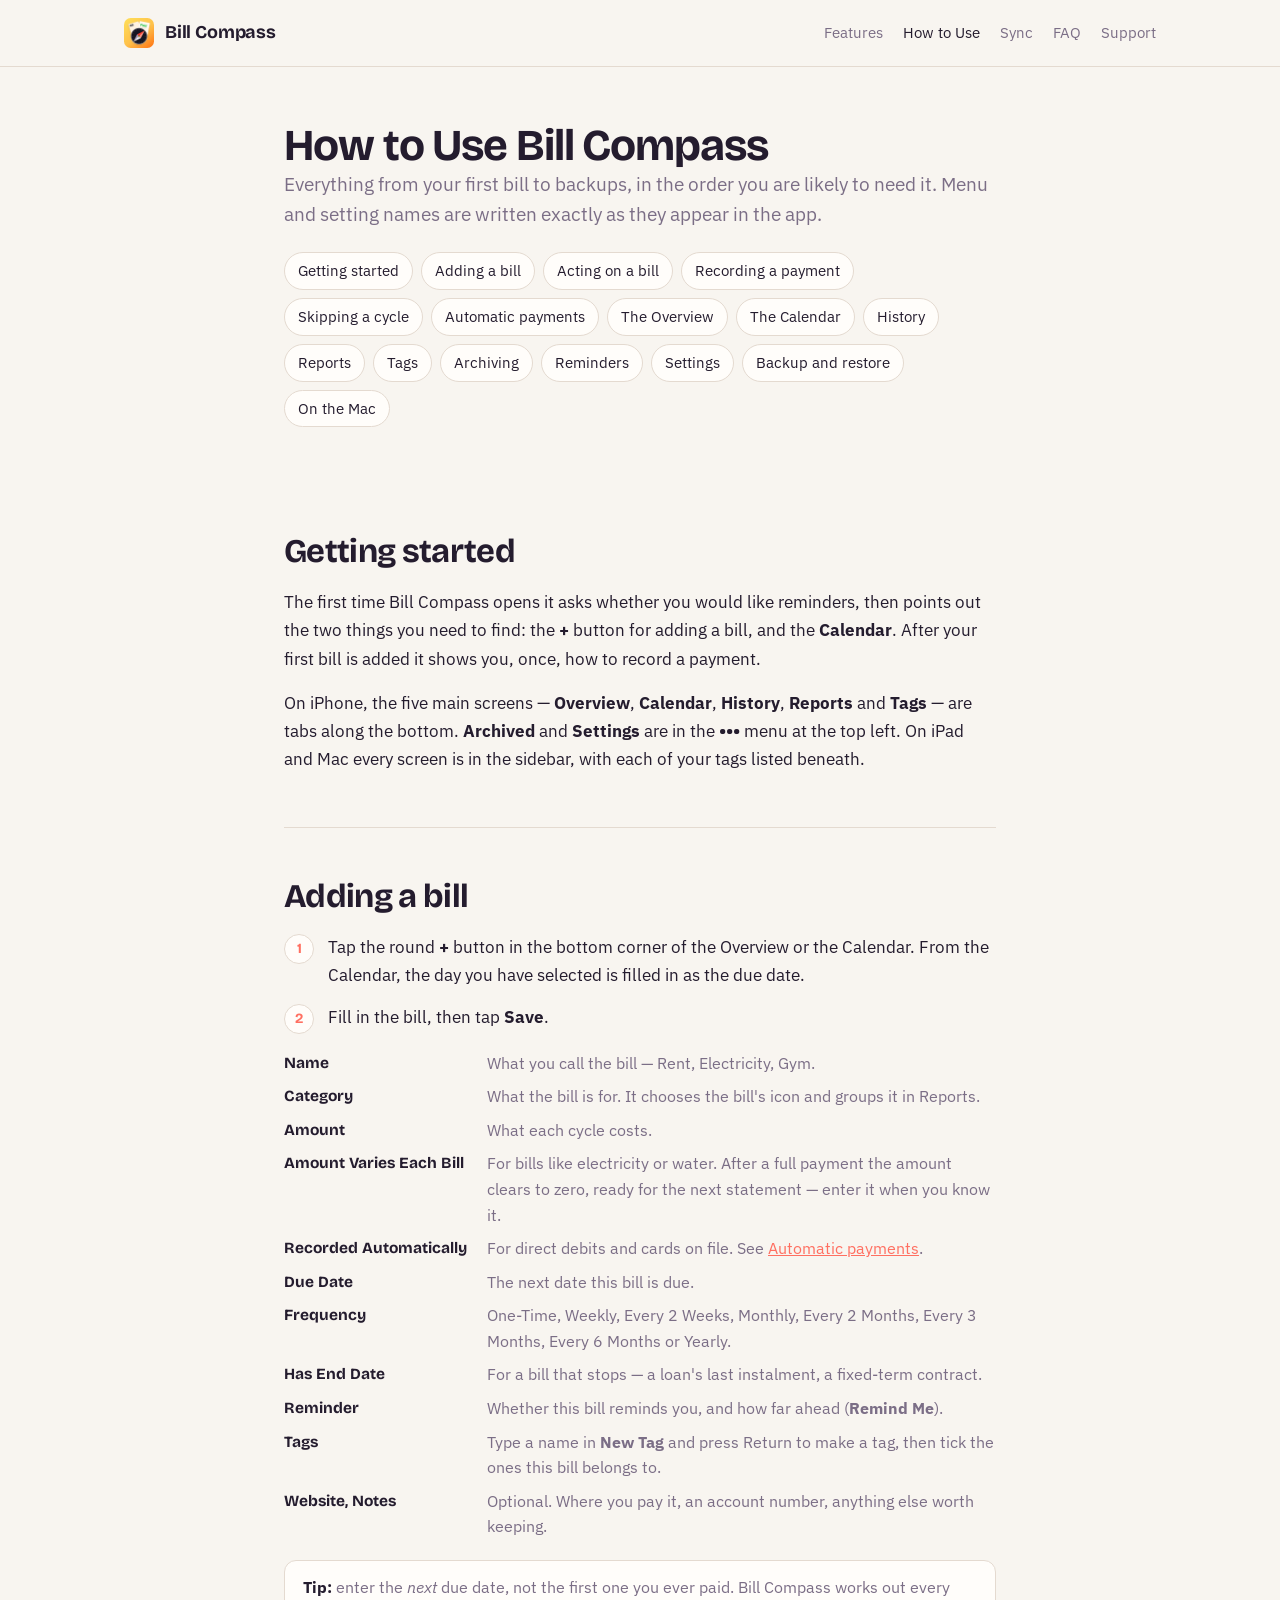
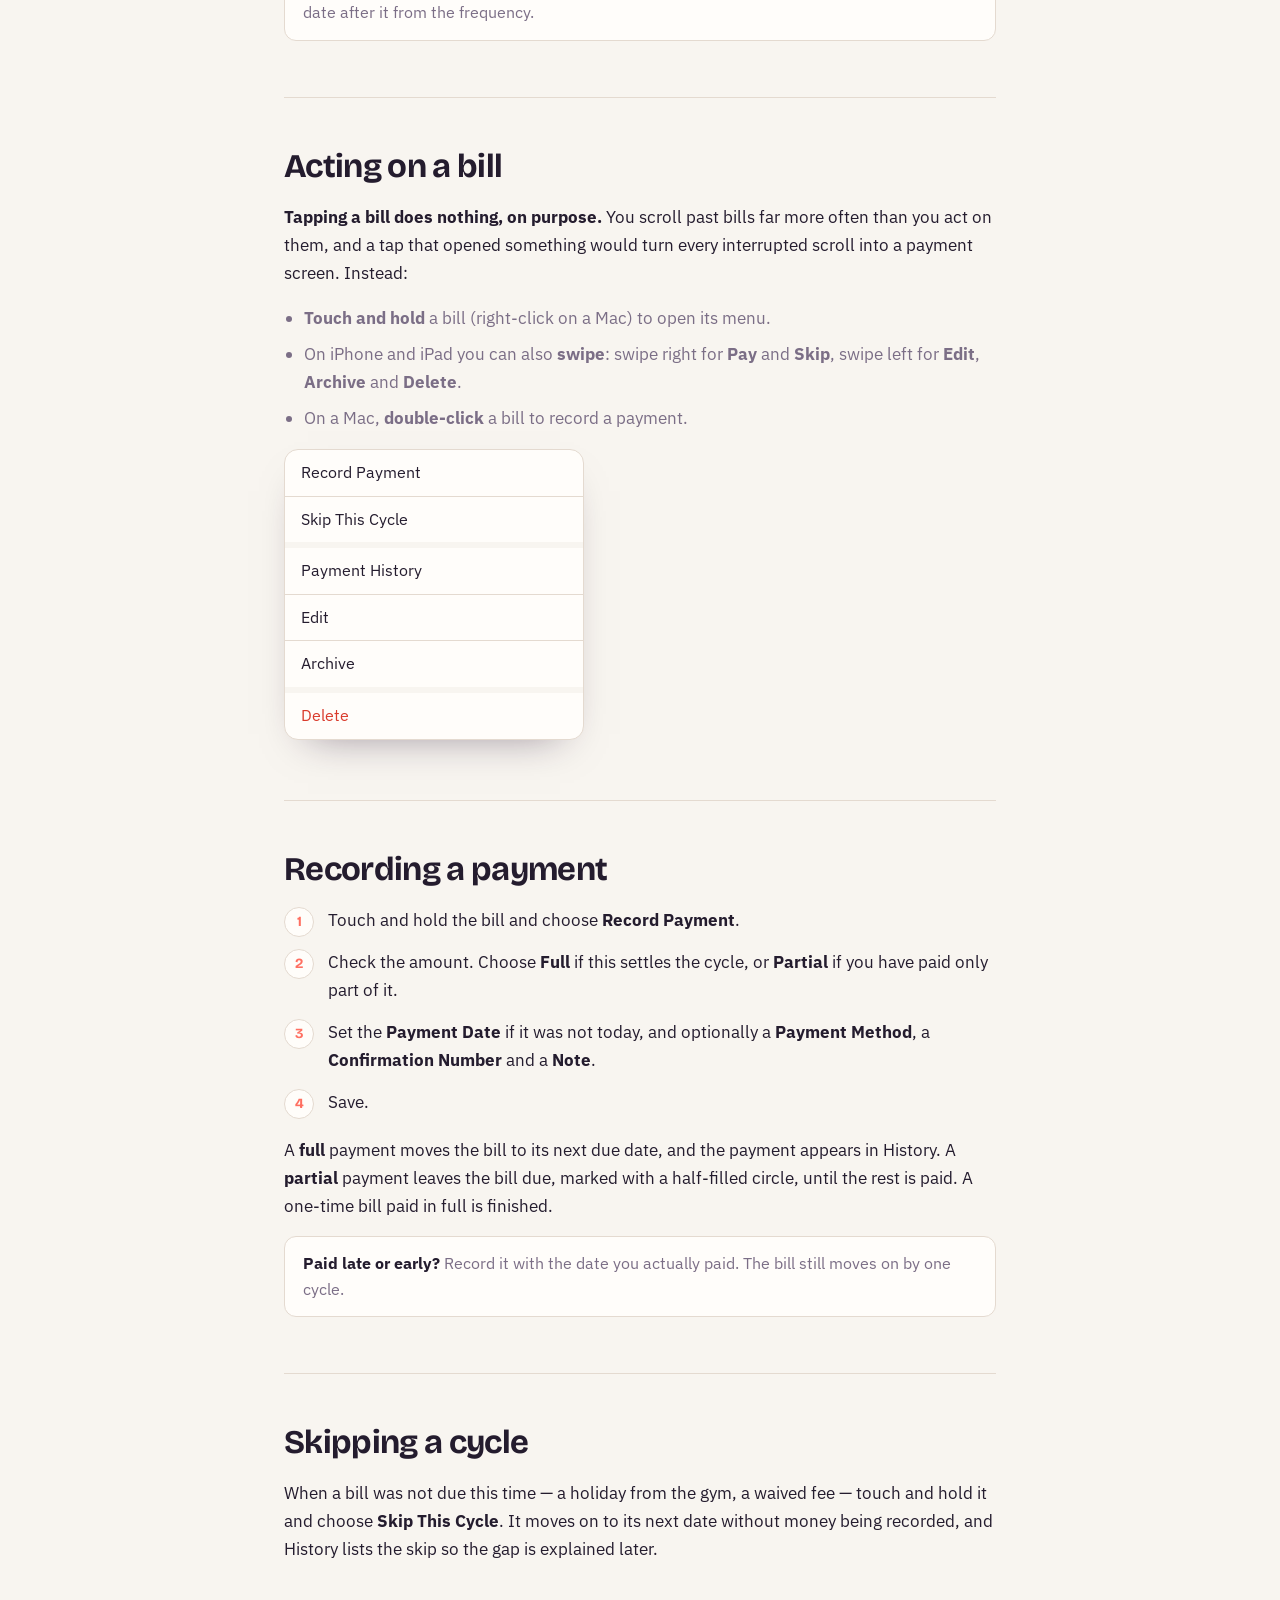
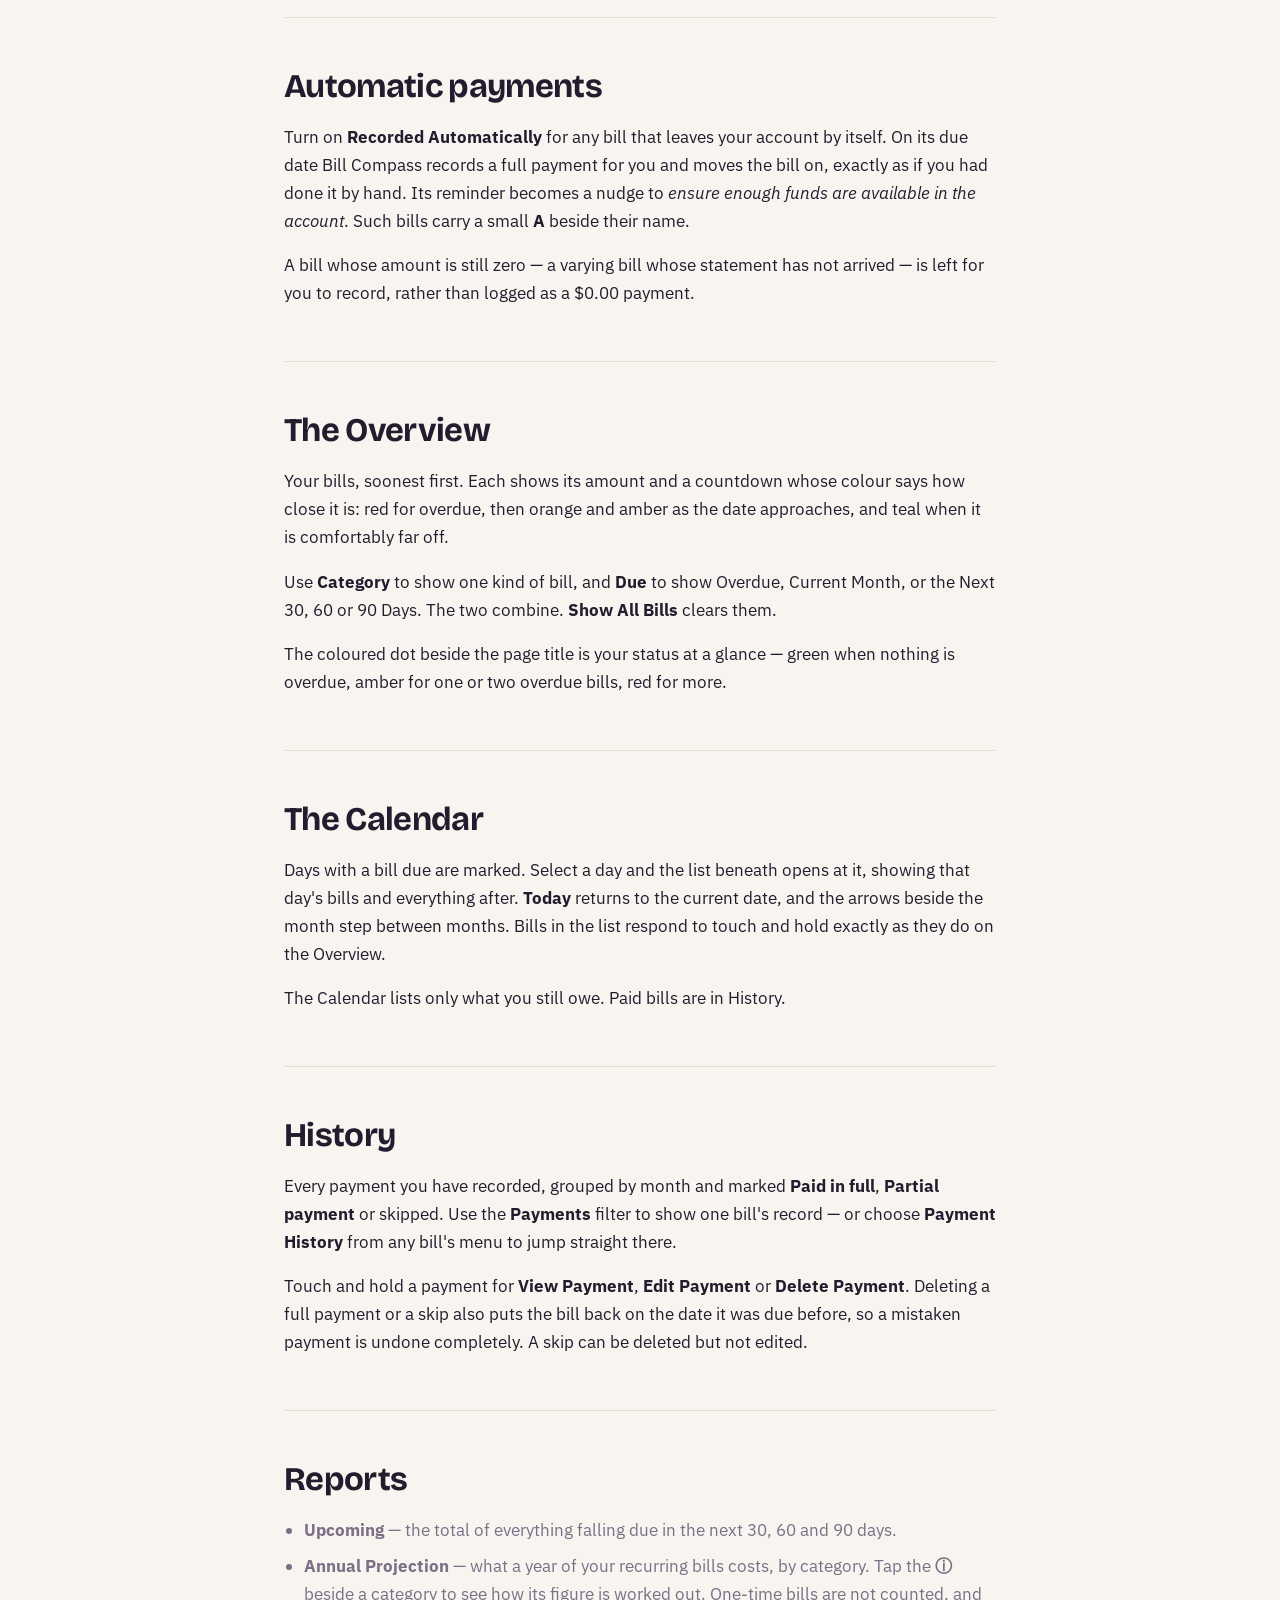
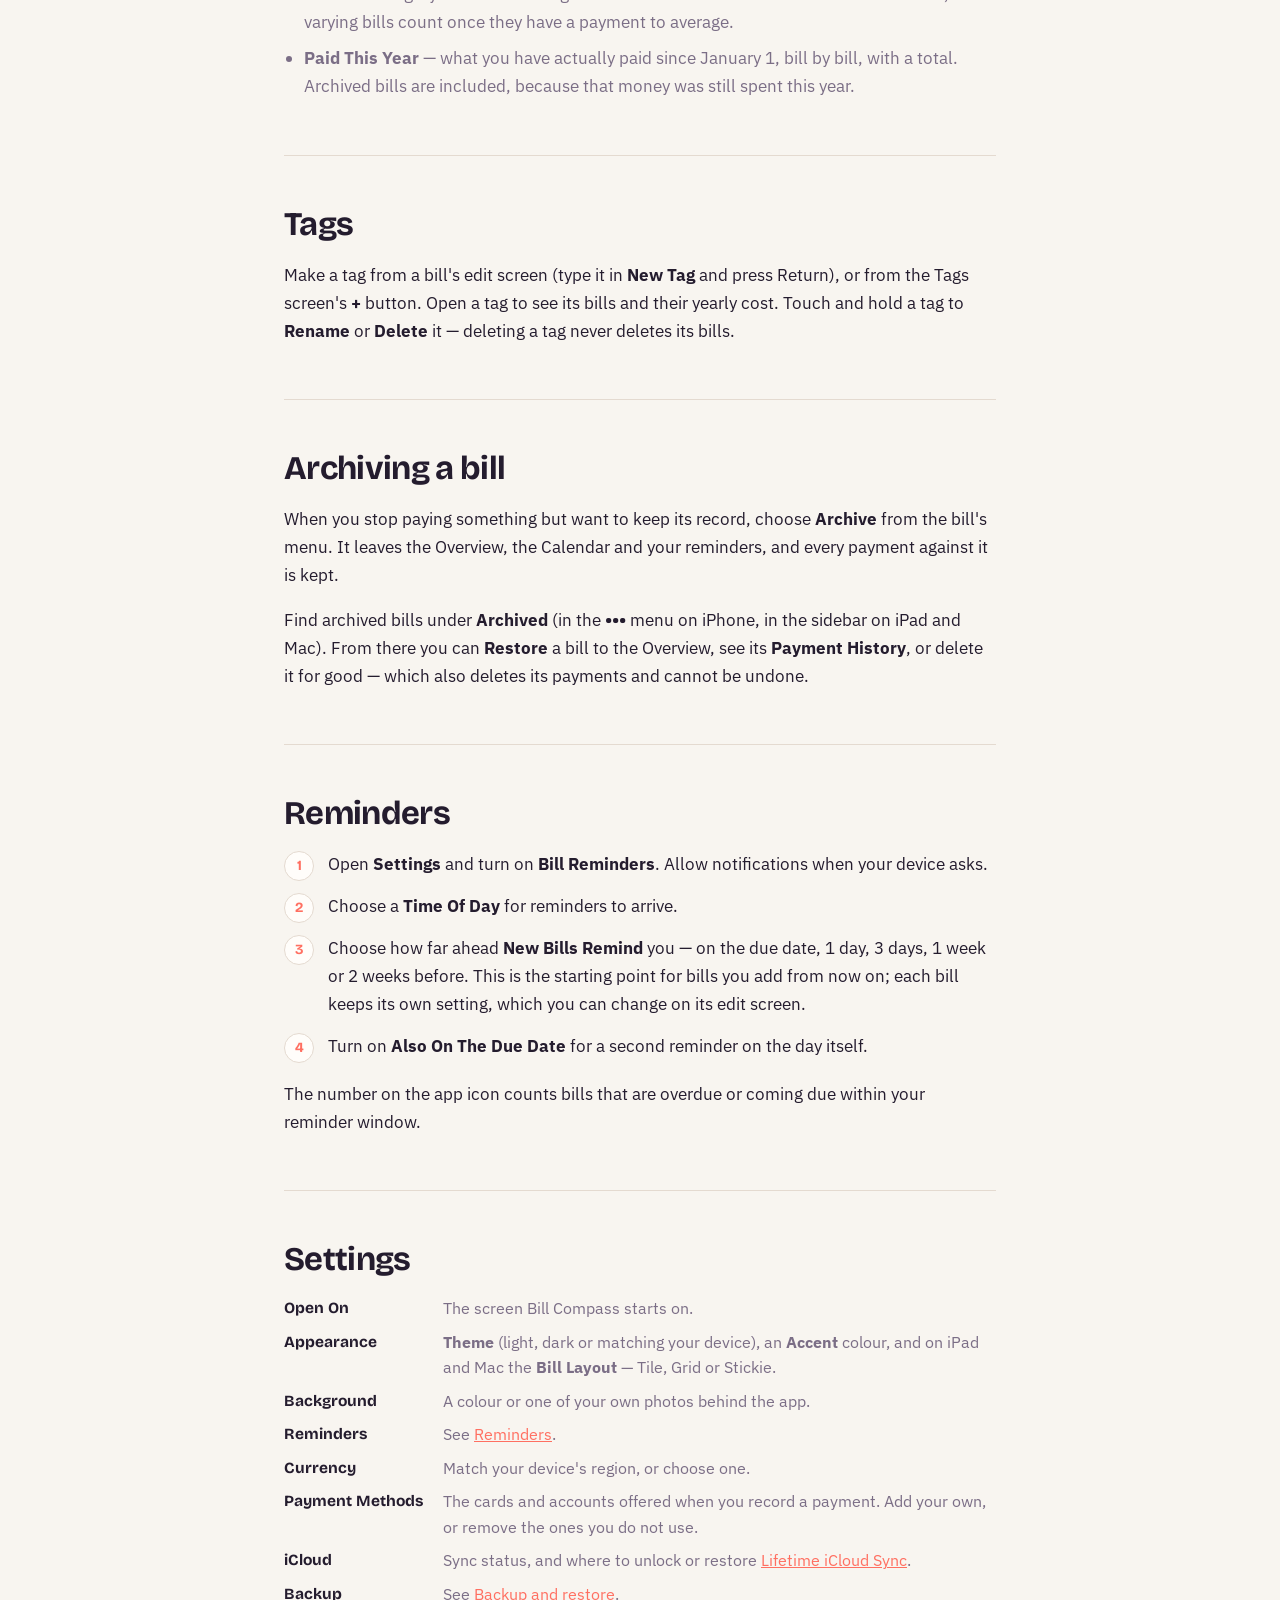
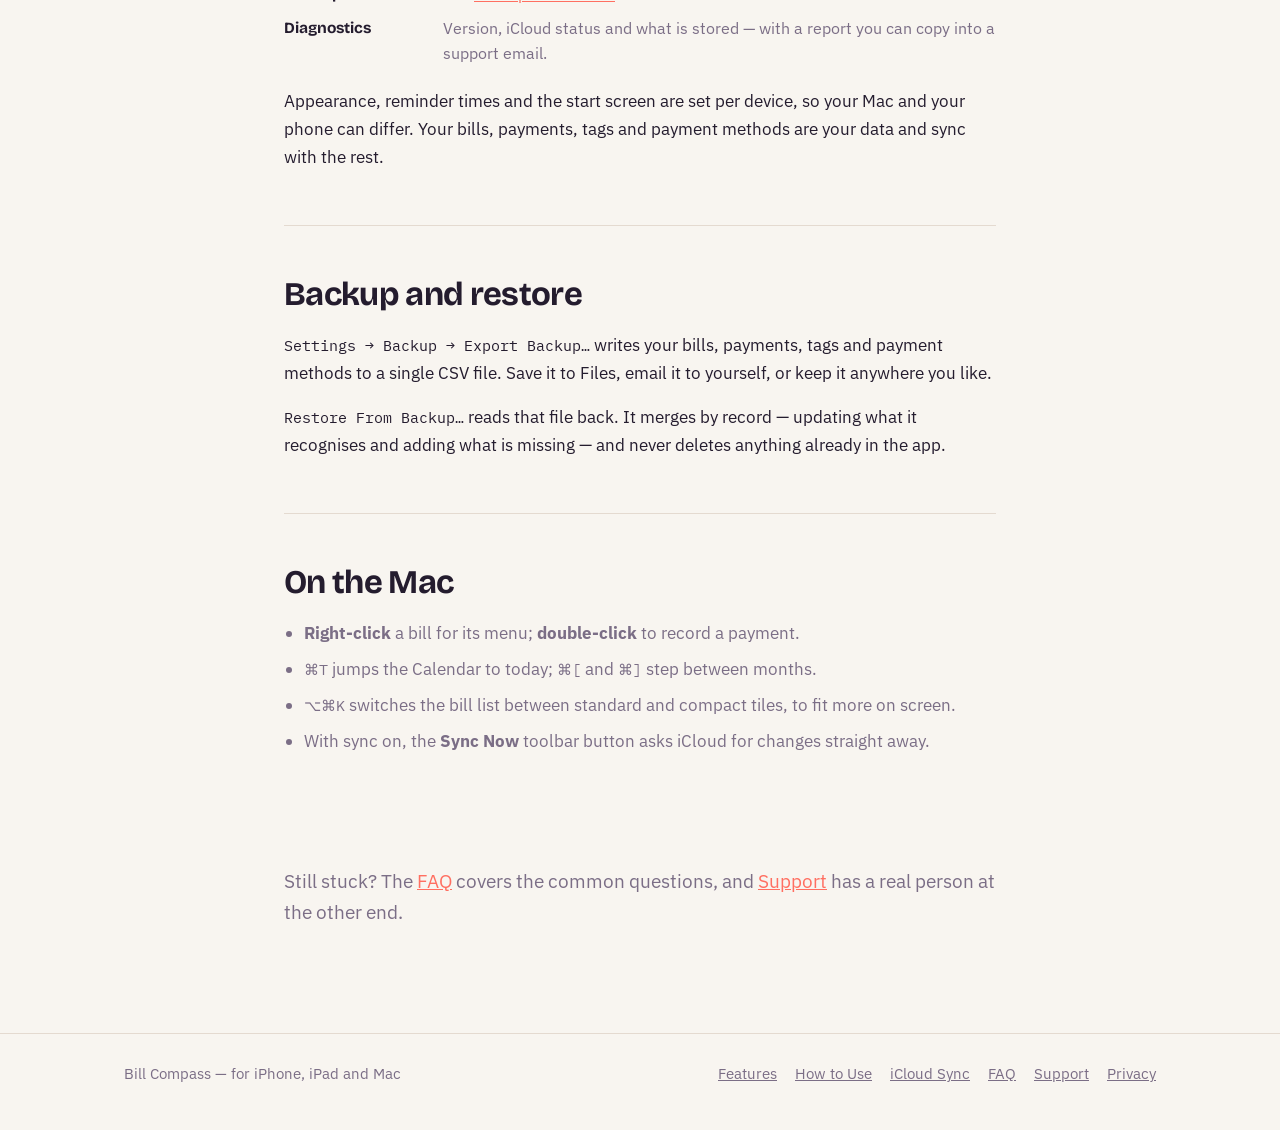
<file: guide.html>
<!doctype html>
<html lang="en">
<head>
<meta charset="utf-8">
<meta name="viewport" content="width=device-width, initial-scale=1">
<title>How to Use — Bill Compass</title>
<meta name="description" content="Step-by-step help for Bill Compass: adding bills, recording and skipping payments, the Calendar, Reports, tags, reminders, archiving and backups.">
<link rel="icon" href="assets/icon.png">
<link rel="preconnect" href="https://fonts.googleapis.com">
<link rel="preconnect" href="https://fonts.gstatic.com" crossorigin>
<link rel="stylesheet" href="https://fonts.googleapis.com/css2?family=Bricolage+Grotesque:opsz,wght@12..96,700&family=IBM+Plex+Mono:wght@400&family=IBM+Plex+Sans:wght@400;500&display=swap">
<link rel="stylesheet" href="style.css">
</head>
<body>
<header class="topbar"><div class="wrap">
  <a class="brand" href="index.html"><img src="assets/icon.png" alt=""> Bill Compass</a>
  <nav><a href="features.html">Features</a><a href="guide.html" aria-current="page">How to Use</a><a href="sync.html">Sync</a><a href="faq.html">FAQ</a><a href="support.html">Support</a></nav>
</div></header>
<section><div class="wrap">
  <h1 style="font-size:clamp(30px,5.5vw,44px);margin-top:0">How to Use Bill Compass</h1>
  <p class="lead">Everything from your first bill to backups, in the order you are likely to need it. Menu and setting names are written exactly as they appear in the app.</p>
  <ul class="toc">
    <li><a href="#start">Getting started</a></li>
    <li><a href="#add">Adding a bill</a></li>
    <li><a href="#act">Acting on a bill</a></li>
    <li><a href="#pay">Recording a payment</a></li>
    <li><a href="#skip">Skipping a cycle</a></li>
    <li><a href="#auto">Automatic payments</a></li>
    <li><a href="#overview">The Overview</a></li>
    <li><a href="#calendar">The Calendar</a></li>
    <li><a href="#history">History</a></li>
    <li><a href="#reports">Reports</a></li>
    <li><a href="#tags">Tags</a></li>
    <li><a href="#archive">Archiving</a></li>
    <li><a href="#reminders">Reminders</a></li>
    <li><a href="#settings">Settings</a></li>
    <li><a href="#backup">Backup and restore</a></li>
    <li><a href="#mac">On the Mac</a></li>
  </ul>
</div></section>

<div class="guide"><div class="wrap">

<section id="start">
  <h2>Getting started</h2>
  <p>The first time Bill Compass opens it asks whether you would like reminders, then points out the two things you need to find: the <b>+</b> button for adding a bill, and the <b>Calendar</b>. After your first bill is added it shows you, once, how to record a payment.</p>
  <p>On iPhone, the five main screens — <b>Overview</b>, <b>Calendar</b>, <b>History</b>, <b>Reports</b> and <b>Tags</b> — are tabs along the bottom. <b>Archived</b> and <b>Settings</b> are in the <b>•••</b> menu at the top left. On iPad and Mac every screen is in the sidebar, with each of your tags listed beneath.</p>
</section>

<section id="add">
  <h2>Adding a bill</h2>
  <ol class="steps">
    <li>Tap the round <b>+</b> button in the bottom corner of the Overview or the Calendar. From the Calendar, the day you have selected is filled in as the due date.</li>
    <li>Fill in the bill, then tap <b>Save</b>.</li>
  </ol>
  <dl class="fields">
    <dt>Name</dt><dd>What you call the bill — Rent, Electricity, Gym.</dd>
    <dt>Category</dt><dd>What the bill is for. It chooses the bill's icon and groups it in Reports.</dd>
    <dt>Amount</dt><dd>What each cycle costs.</dd>
    <dt>Amount Varies Each Bill</dt><dd>For bills like electricity or water. After a full payment the amount clears to zero, ready for the next statement — enter it when you know it.</dd>
    <dt>Recorded Automatically</dt><dd>For direct debits and cards on file. See <a href="#auto">Automatic payments</a>.</dd>
    <dt>Due Date</dt><dd>The next date this bill is due.</dd>
    <dt>Frequency</dt><dd>One-Time, Weekly, Every 2 Weeks, Monthly, Every 2 Months, Every 3 Months, Every 6 Months or Yearly.</dd>
    <dt>Has End Date</dt><dd>For a bill that stops — a loan's last instalment, a fixed-term contract.</dd>
    <dt>Reminder</dt><dd>Whether this bill reminds you, and how far ahead (<b>Remind Me</b>).</dd>
    <dt>Tags</dt><dd>Type a name in <b>New Tag</b> and press Return to make a tag, then tick the ones this bill belongs to.</dd>
    <dt>Website, Notes</dt><dd>Optional. Where you pay it, an account number, anything else worth keeping.</dd>
  </dl>
  <div class="tip"><b>Tip:</b> enter the <em>next</em> due date, not the first one you ever paid. Bill Compass works out every date after it from the frequency.</div>
</section>

<section id="act">
  <h2>Acting on a bill</h2>
  <p><b>Tapping a bill does nothing, on purpose.</b> You scroll past bills far more often than you act on them, and a tap that opened something would turn every interrupted scroll into a payment screen. Instead:</p>
  <ul class="plain">
    <li><b>Touch and hold</b> a bill (right-click on a Mac) to open its menu.</li>
    <li>On iPhone and iPad you can also <b>swipe</b>: swipe right for <b>Pay</b> and <b>Skip</b>, swipe left for <b>Edit</b>, <b>Archive</b> and <b>Delete</b>.</li>
    <li>On a Mac, <b>double-click</b> a bill to record a payment.</li>
  </ul>
  <div class="menu" role="img" aria-label="The menu a bill opens: Record Payment, Skip This Cycle, Payment History, Edit, Archive, Delete">
    <div>Record Payment</div>
    <div>Skip This Cycle</div>
    <div class="gap">Payment History</div>
    <div>Edit</div>
    <div>Archive</div>
    <div class="gap danger">Delete</div>
  </div>
</section>

<section id="pay">
  <h2>Recording a payment</h2>
  <ol class="steps">
    <li>Touch and hold the bill and choose <b>Record Payment</b>.</li>
    <li>Check the amount. Choose <b>Full</b> if this settles the cycle, or <b>Partial</b> if you have paid only part of it.</li>
    <li>Set the <b>Payment Date</b> if it was not today, and optionally a <b>Payment Method</b>, a <b>Confirmation Number</b> and a <b>Note</b>.</li>
    <li>Save.</li>
  </ol>
  <p>A <b>full</b> payment moves the bill to its next due date, and the payment appears in History. A <b>partial</b> payment leaves the bill due, marked with a half-filled circle, until the rest is paid. A one-time bill paid in full is finished.</p>
  <div class="tip"><b>Paid late or early?</b> Record it with the date you actually paid. The bill still moves on by one cycle.</div>
</section>

<section id="skip">
  <h2>Skipping a cycle</h2>
  <p>When a bill was not due this time — a holiday from the gym, a waived fee — touch and hold it and choose <b>Skip This Cycle</b>. It moves on to its next date without money being recorded, and History lists the skip so the gap is explained later.</p>
</section>

<section id="auto">
  <h2>Automatic payments</h2>
  <p>Turn on <b>Recorded Automatically</b> for any bill that leaves your account by itself. On its due date Bill Compass records a full payment for you and moves the bill on, exactly as if you had done it by hand. Its reminder becomes a nudge to <em>ensure enough funds are available in the account</em>. Such bills carry a small <b>A</b> beside their name.</p>
  <p>A bill whose amount is still zero — a varying bill whose statement has not arrived — is left for you to record, rather than logged as a $0.00 payment.</p>
</section>

<section id="overview">
  <h2>The Overview</h2>
  <p>Your bills, soonest first. Each shows its amount and a countdown whose colour says how close it is: red for overdue, then orange and amber as the date approaches, and teal when it is comfortably far off.</p>
  <p>Use <b>Category</b> to show one kind of bill, and <b>Due</b> to show Overdue, Current Month, or the Next 30, 60 or 90 Days. The two combine. <b>Show All Bills</b> clears them.</p>
  <p>The coloured dot beside the page title is your status at a glance — green when nothing is overdue, amber for one or two overdue bills, red for more.</p>
</section>

<section id="calendar">
  <h2>The Calendar</h2>
  <p>Days with a bill due are marked. Select a day and the list beneath opens at it, showing that day's bills and everything after. <b>Today</b> returns to the current date, and the arrows beside the month step between months. Bills in the list respond to touch and hold exactly as they do on the Overview.</p>
  <p>The Calendar lists only what you still owe. Paid bills are in History.</p>
</section>

<section id="history">
  <h2>History</h2>
  <p>Every payment you have recorded, grouped by month and marked <b>Paid in full</b>, <b>Partial payment</b> or skipped. Use the <b>Payments</b> filter to show one bill's record — or choose <b>Payment History</b> from any bill's menu to jump straight there.</p>
  <p>Touch and hold a payment for <b>View Payment</b>, <b>Edit Payment</b> or <b>Delete Payment</b>. Deleting a full payment or a skip also puts the bill back on the date it was due before, so a mistaken payment is undone completely. A skip can be deleted but not edited.</p>
</section>

<section id="reports">
  <h2>Reports</h2>
  <ul class="plain">
    <li><b>Upcoming</b> — the total of everything falling due in the next 30, 60 and 90 days.</li>
    <li><b>Annual Projection</b> — what a year of your recurring bills costs, by category. Tap the <b>ⓘ</b> beside a category to see how its figure is worked out. One-time bills are not counted, and varying bills count once they have a payment to average.</li>
    <li><b>Paid This Year</b> — what you have actually paid since January 1, bill by bill, with a total. Archived bills are included, because that money was still spent this year.</li>
  </ul>
</section>

<section id="tags">
  <h2>Tags</h2>
  <p>Make a tag from a bill's edit screen (type it in <b>New Tag</b> and press Return), or from the Tags screen's <b>+</b> button. Open a tag to see its bills and their yearly cost. Touch and hold a tag to <b>Rename</b> or <b>Delete</b> it — deleting a tag never deletes its bills.</p>
</section>

<section id="archive">
  <h2>Archiving a bill</h2>
  <p>When you stop paying something but want to keep its record, choose <b>Archive</b> from the bill's menu. It leaves the Overview, the Calendar and your reminders, and every payment against it is kept.</p>
  <p>Find archived bills under <b>Archived</b> (in the <b>•••</b> menu on iPhone, in the sidebar on iPad and Mac). From there you can <b>Restore</b> a bill to the Overview, see its <b>Payment History</b>, or delete it for good — which also deletes its payments and cannot be undone.</p>
</section>

<section id="reminders">
  <h2>Reminders</h2>
  <ol class="steps">
    <li>Open <b>Settings</b> and turn on <b>Bill Reminders</b>. Allow notifications when your device asks.</li>
    <li>Choose a <b>Time Of Day</b> for reminders to arrive.</li>
    <li>Choose how far ahead <b>New Bills Remind</b> you — on the due date, 1 day, 3 days, 1 week or 2 weeks before. This is the starting point for bills you add from now on; each bill keeps its own setting, which you can change on its edit screen.</li>
    <li>Turn on <b>Also On The Due Date</b> for a second reminder on the day itself.</li>
  </ol>
  <p>The number on the app icon counts bills that are overdue or coming due within your reminder window.</p>
</section>

<section id="settings">
  <h2>Settings</h2>
  <dl class="fields">
    <dt>Open On</dt><dd>The screen Bill Compass starts on.</dd>
    <dt>Appearance</dt><dd><b>Theme</b> (light, dark or matching your device), an <b>Accent</b> colour, and on iPad and Mac the <b>Bill Layout</b> — Tile, Grid or Stickie.</dd>
    <dt>Background</dt><dd>A colour or one of your own photos behind the app.</dd>
    <dt>Reminders</dt><dd>See <a href="#reminders">Reminders</a>.</dd>
    <dt>Currency</dt><dd>Match your device's region, or choose one.</dd>
    <dt>Payment Methods</dt><dd>The cards and accounts offered when you record a payment. Add your own, or remove the ones you do not use.</dd>
    <dt>iCloud</dt><dd>Sync status, and where to unlock or restore <a href="sync.html">Lifetime iCloud Sync</a>.</dd>
    <dt>Backup</dt><dd>See <a href="#backup">Backup and restore</a>.</dd>
    <dt>Diagnostics</dt><dd>Version, iCloud status and what is stored — with a report you can copy into a support email.</dd>
  </dl>
  <p>Appearance, reminder times and the start screen are set per device, so your Mac and your phone can differ. Your bills, payments, tags and payment methods are your data and sync with the rest.</p>
</section>

<section id="backup">
  <h2>Backup and restore</h2>
  <p><span class="path">Settings → Backup → Export Backup…</span> writes your bills, payments, tags and payment methods to a single CSV file. Save it to Files, email it to yourself, or keep it anywhere you like.</p>
  <p><span class="path">Restore From Backup…</span> reads that file back. It merges by record — updating what it recognises and adding what is missing — and never deletes anything already in the app.</p>
</section>

<section id="mac">
  <h2>On the Mac</h2>
  <ul class="plain">
    <li><b>Right-click</b> a bill for its menu; <b>double-click</b> to record a payment.</li>
    <li><span class="path">⌘T</span> jumps the Calendar to today; <span class="path">⌘[</span> and <span class="path">⌘]</span> step between months.</li>
    <li><span class="path">⌥⌘K</span> switches the bill list between standard and compact tiles, to fit more on screen.</li>
    <li>With sync on, the <b>Sync Now</b> toolbar button asks iCloud for changes straight away.</li>
  </ul>
</section>

</div></div>

<section><div class="wrap">
  <p class="lead">Still stuck? The <a href="faq.html">FAQ</a> covers the common questions, and <a href="support.html">Support</a> has a real person at the other end.</p>
</div></section>
<footer><div class="wrap">
  <span>Bill Compass — for iPhone, iPad and Mac</span>
  <nav><a href="features.html">Features</a><a href="guide.html">How to Use</a><a href="sync.html">iCloud Sync</a><a href="faq.html">FAQ</a><a href="support.html">Support</a><a href="privacy.html">Privacy</a></nav>
</div></footer>
</body>
</html>
</file>
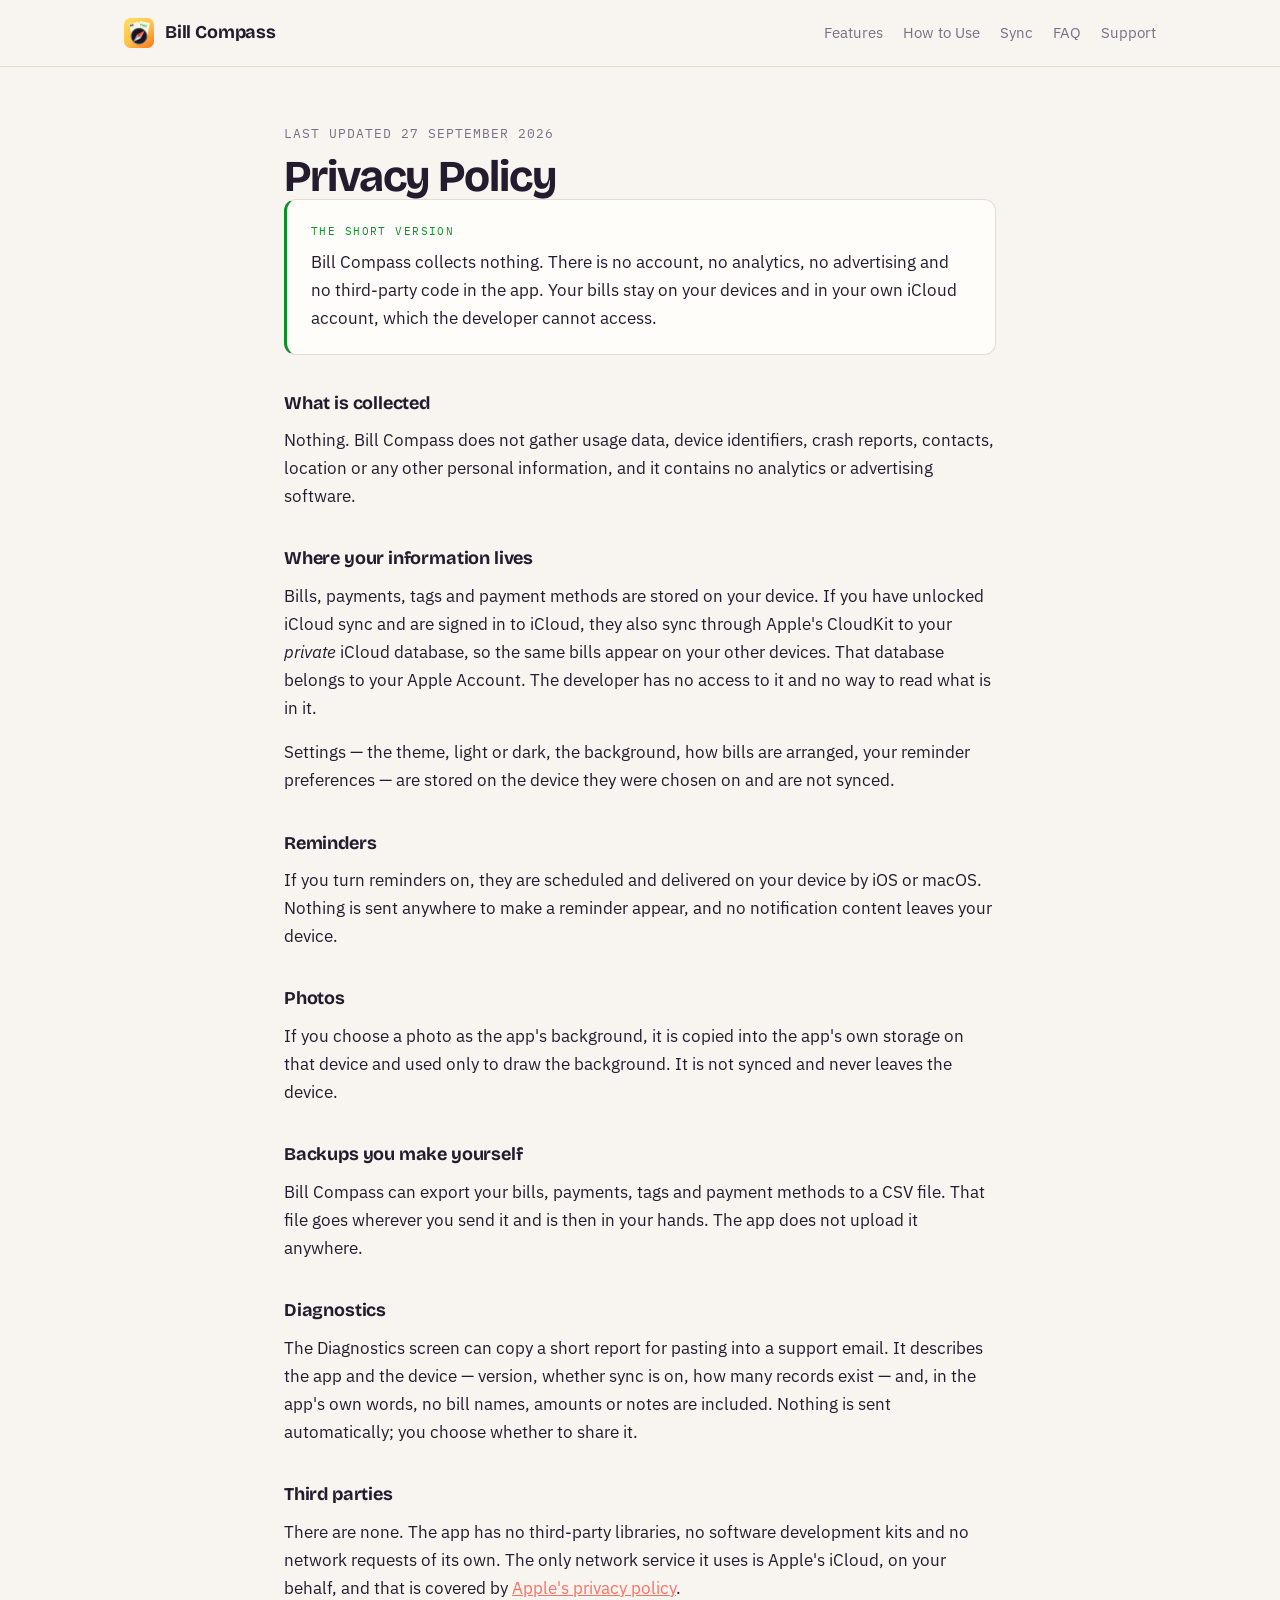
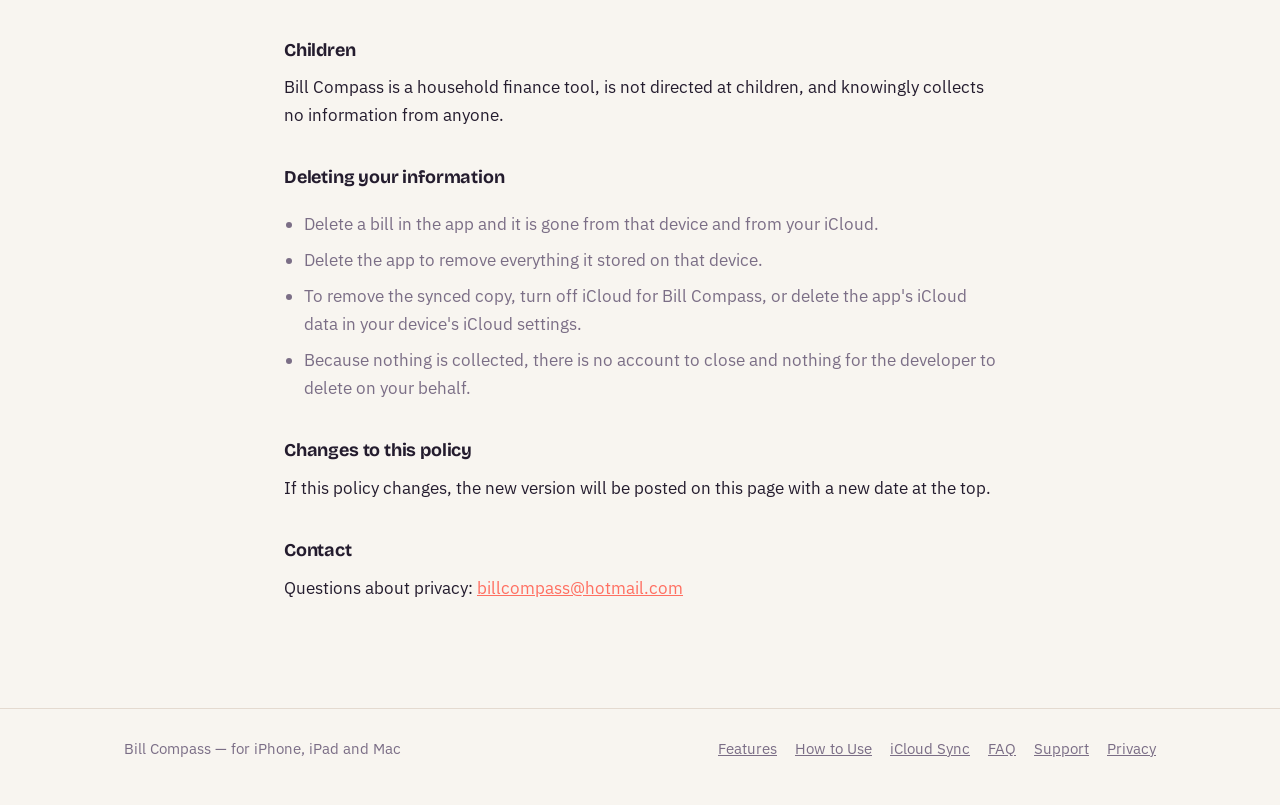
<file: privacy.html>
<!doctype html>
<html lang="en">
<head>
<meta charset="utf-8">
<meta name="viewport" content="width=device-width, initial-scale=1">
<title>Privacy Policy — Bill Compass</title>
<meta name="description" content="Bill Compass collects nothing. No account, no analytics, no third-party code; your bills stay on your devices and in your own iCloud.">
<link rel="icon" href="assets/icon.png">
<link rel="preconnect" href="https://fonts.googleapis.com">
<link rel="preconnect" href="https://fonts.gstatic.com" crossorigin>
<link rel="stylesheet" href="https://fonts.googleapis.com/css2?family=Bricolage+Grotesque:opsz,wght@12..96,700&family=IBM+Plex+Mono:wght@400&family=IBM+Plex+Sans:wght@400;500&display=swap">
<link rel="stylesheet" href="style.css">
</head>
<body>
<header class="topbar"><div class="wrap">
  <a class="brand" href="index.html"><img src="assets/icon.png" alt=""> Bill Compass</a>
  <nav><a href="features.html">Features</a><a href="guide.html">How to Use</a><a href="sync.html">Sync</a><a href="faq.html">FAQ</a><a href="support.html">Support</a></nav>
</div></header>
<section><div class="wrap">
  <p class="meta">Last updated 27 September 2026</p>
  <h1 style="font-size:clamp(30px,5.5vw,44px);margin-top:0">Privacy Policy</h1>

  <div class="pledge">
    <span class="stamp">The short version</span>
    <p>Bill Compass collects nothing. There is no account, no analytics, no advertising and no third-party code in the app. Your bills stay on your devices and in your own iCloud account, which the developer cannot access.</p>
  </div>

  <h3>What is collected</h3>
  <p>Nothing. Bill Compass does not gather usage data, device identifiers, crash reports, contacts, location or any other personal information, and it contains no analytics or advertising software.</p>

  <h3>Where your information lives</h3>
  <p>Bills, payments, tags and payment methods are stored on your device. If you have unlocked iCloud sync and are signed in to iCloud, they also sync through Apple's CloudKit to your <em>private</em> iCloud database, so the same bills appear on your other devices. That database belongs to your Apple Account. The developer has no access to it and no way to read what is in it.</p>
  <p>Settings — the theme, light or dark, the background, how bills are arranged, your reminder preferences — are stored on the device they were chosen on and are not synced.</p>

  <h3>Reminders</h3>
  <p>If you turn reminders on, they are scheduled and delivered on your device by iOS or macOS. Nothing is sent anywhere to make a reminder appear, and no notification content leaves your device.</p>

  <h3>Photos</h3>
  <p>If you choose a photo as the app's background, it is copied into the app's own storage on that device and used only to draw the background. It is not synced and never leaves the device.</p>

  <h3>Backups you make yourself</h3>
  <p>Bill Compass can export your bills, payments, tags and payment methods to a CSV file. That file goes wherever you send it and is then in your hands. The app does not upload it anywhere.</p>

  <h3>Diagnostics</h3>
  <p>The Diagnostics screen can copy a short report for pasting into a support email. It describes the app and the device — version, whether sync is on, how many records exist — and, in the app's own words, no bill names, amounts or notes are included. Nothing is sent automatically; you choose whether to share it.</p>

  <h3>Third parties</h3>
  <p>There are none. The app has no third-party libraries, no software development kits and no network requests of its own. The only network service it uses is Apple's iCloud, on your behalf, and that is covered by <a href="https://www.apple.com/legal/privacy/">Apple's privacy policy</a>.</p>

  <h3>Children</h3>
  <p>Bill Compass is a household finance tool, is not directed at children, and knowingly collects no information from anyone.</p>

  <h3>Deleting your information</h3>
  <ul class="plain">
    <li>Delete a bill in the app and it is gone from that device and from your iCloud.</li>
    <li>Delete the app to remove everything it stored on that device.</li>
    <li>To remove the synced copy, turn off iCloud for Bill Compass, or delete the app's iCloud data in your device's iCloud settings.</li>
    <li>Because nothing is collected, there is no account to close and nothing for the developer to delete on your behalf.</li>
  </ul>

  <h3>Changes to this policy</h3>
  <p>If this policy changes, the new version will be posted on this page with a new date at the top.</p>

  <h3>Contact</h3>
  <p>Questions about privacy: <a href="mailto:billcompass@hotmail.com">billcompass@hotmail.com</a></p>
</div></section>
<footer><div class="wrap">
  <span>Bill Compass — for iPhone, iPad and Mac</span>
  <nav><a href="features.html">Features</a><a href="guide.html">How to Use</a><a href="sync.html">iCloud Sync</a><a href="faq.html">FAQ</a><a href="support.html">Support</a><a href="privacy.html">Privacy</a></nav>
</div></footer>
</body>
</html>
</file>
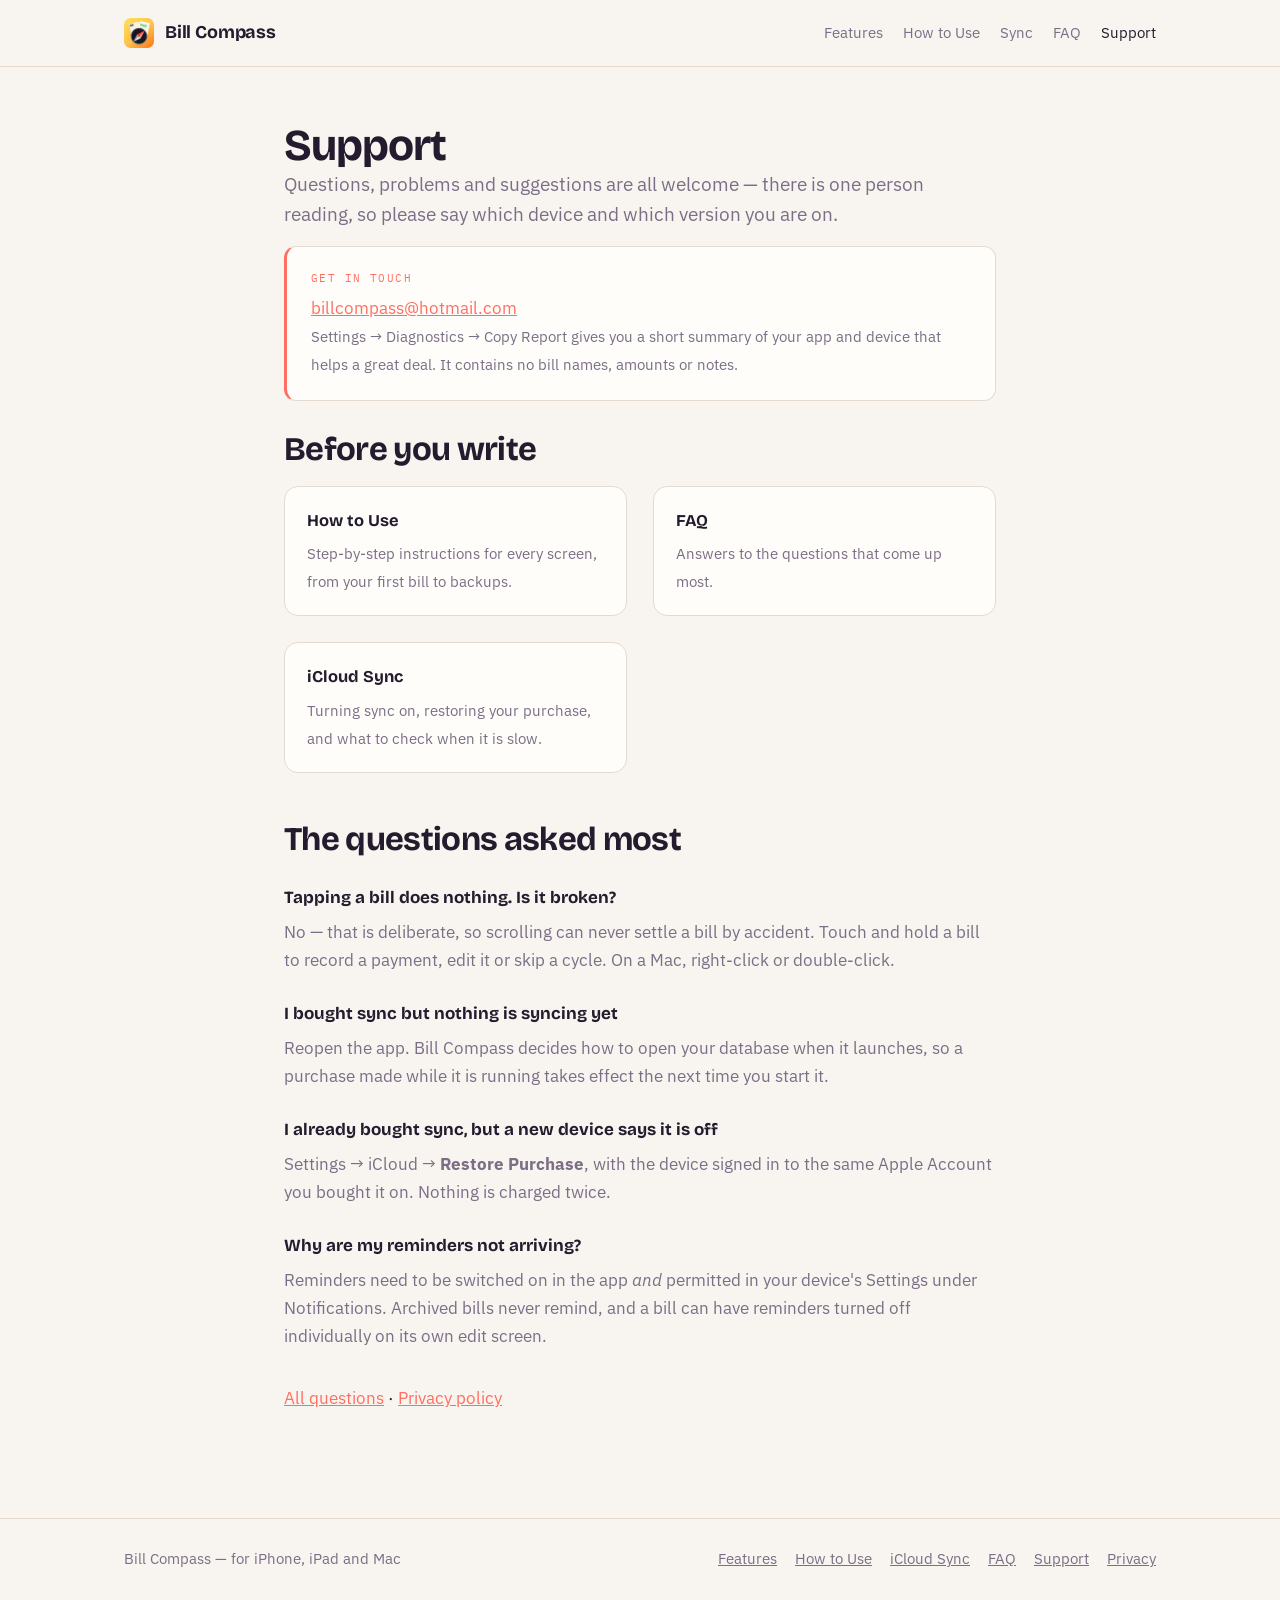
<file: support.html>
<!doctype html>
<html lang="en">
<head>
<meta charset="utf-8">
<meta name="viewport" content="width=device-width, initial-scale=1">
<title>Support — Bill Compass</title>
<meta name="description" content="Help with Bill Compass: how to get in touch, the questions asked most, and where to find the guide and FAQ.">
<link rel="icon" href="assets/icon.png">
<link rel="preconnect" href="https://fonts.googleapis.com">
<link rel="preconnect" href="https://fonts.gstatic.com" crossorigin>
<link rel="stylesheet" href="https://fonts.googleapis.com/css2?family=Bricolage+Grotesque:opsz,wght@12..96,700&family=IBM+Plex+Mono:wght@400&family=IBM+Plex+Sans:wght@400;500&display=swap">
<link rel="stylesheet" href="style.css">
</head>
<body>
<header class="topbar"><div class="wrap">
  <a class="brand" href="index.html"><img src="assets/icon.png" alt=""> Bill Compass</a>
  <nav><a href="features.html">Features</a><a href="guide.html">How to Use</a><a href="sync.html">Sync</a><a href="faq.html">FAQ</a><a href="support.html" aria-current="page">Support</a></nav>
</div></header>
<section><div class="wrap">
  <h1 style="font-size:clamp(30px,5.5vw,44px);margin-top:0">Support</h1>
  <p class="lead">Questions, problems and suggestions are all welcome — there is one person reading, so please say which device and which version you are on.</p>

  <div class="pledge" style="border-left-color:var(--accent)">
    <span class="stamp" style="color:var(--accent)">Get in touch</span>
    <p style="margin-bottom:0"><a href="mailto:billcompass@hotmail.com">billcompass@hotmail.com</a><br>
    <span style="color:var(--muted);font-size:15px">Settings → Diagnostics → Copy Report gives you a short summary of your app and device that helps a great deal. It contains no bill names, amounts or notes.</span></p>
  </div>

  <h2>Before you write</h2>
  <ul class="features">
    <li><a href="guide.html"><b>How to Use</b><span>Step-by-step instructions for every screen, from your first bill to backups.</span></a></li>
    <li><a href="faq.html"><b>FAQ</b><span>Answers to the questions that come up most.</span></a></li>
    <li><a href="sync.html"><b>iCloud Sync</b><span>Turning sync on, restoring your purchase, and what to check when it is slow.</span></a></li>
  </ul>

  <h2 style="margin-top:48px">The questions asked most</h2>
  <dl>
    <dt>Tapping a bill does nothing. Is it broken?</dt>
    <dd>No — that is deliberate, so scrolling can never settle a bill by accident. Touch and hold a bill to record a payment, edit it or skip a cycle. On a Mac, right-click or double-click.</dd>

    <dt>I bought sync but nothing is syncing yet</dt>
    <dd>Reopen the app. Bill Compass decides how to open your database when it launches, so a purchase made while it is running takes effect the next time you start it.</dd>

    <dt>I already bought sync, but a new device says it is off</dt>
    <dd>Settings → iCloud → <b>Restore Purchase</b>, with the device signed in to the same Apple Account you bought it on. Nothing is charged twice.</dd>

    <dt>Why are my reminders not arriving?</dt>
    <dd>Reminders need to be switched on in the app <em>and</em> permitted in your device's Settings under Notifications. Archived bills never remind, and a bill can have reminders turned off individually on its own edit screen.</dd>
  </dl>

  <p style="margin-top:34px"><a href="faq.html">All questions</a> · <a href="privacy.html">Privacy policy</a></p>
</div></section>
<footer><div class="wrap">
  <span>Bill Compass — for iPhone, iPad and Mac</span>
  <nav><a href="features.html">Features</a><a href="guide.html">How to Use</a><a href="sync.html">iCloud Sync</a><a href="faq.html">FAQ</a><a href="support.html">Support</a><a href="privacy.html">Privacy</a></nav>
</div></footer>
</body>
</html>
</file>
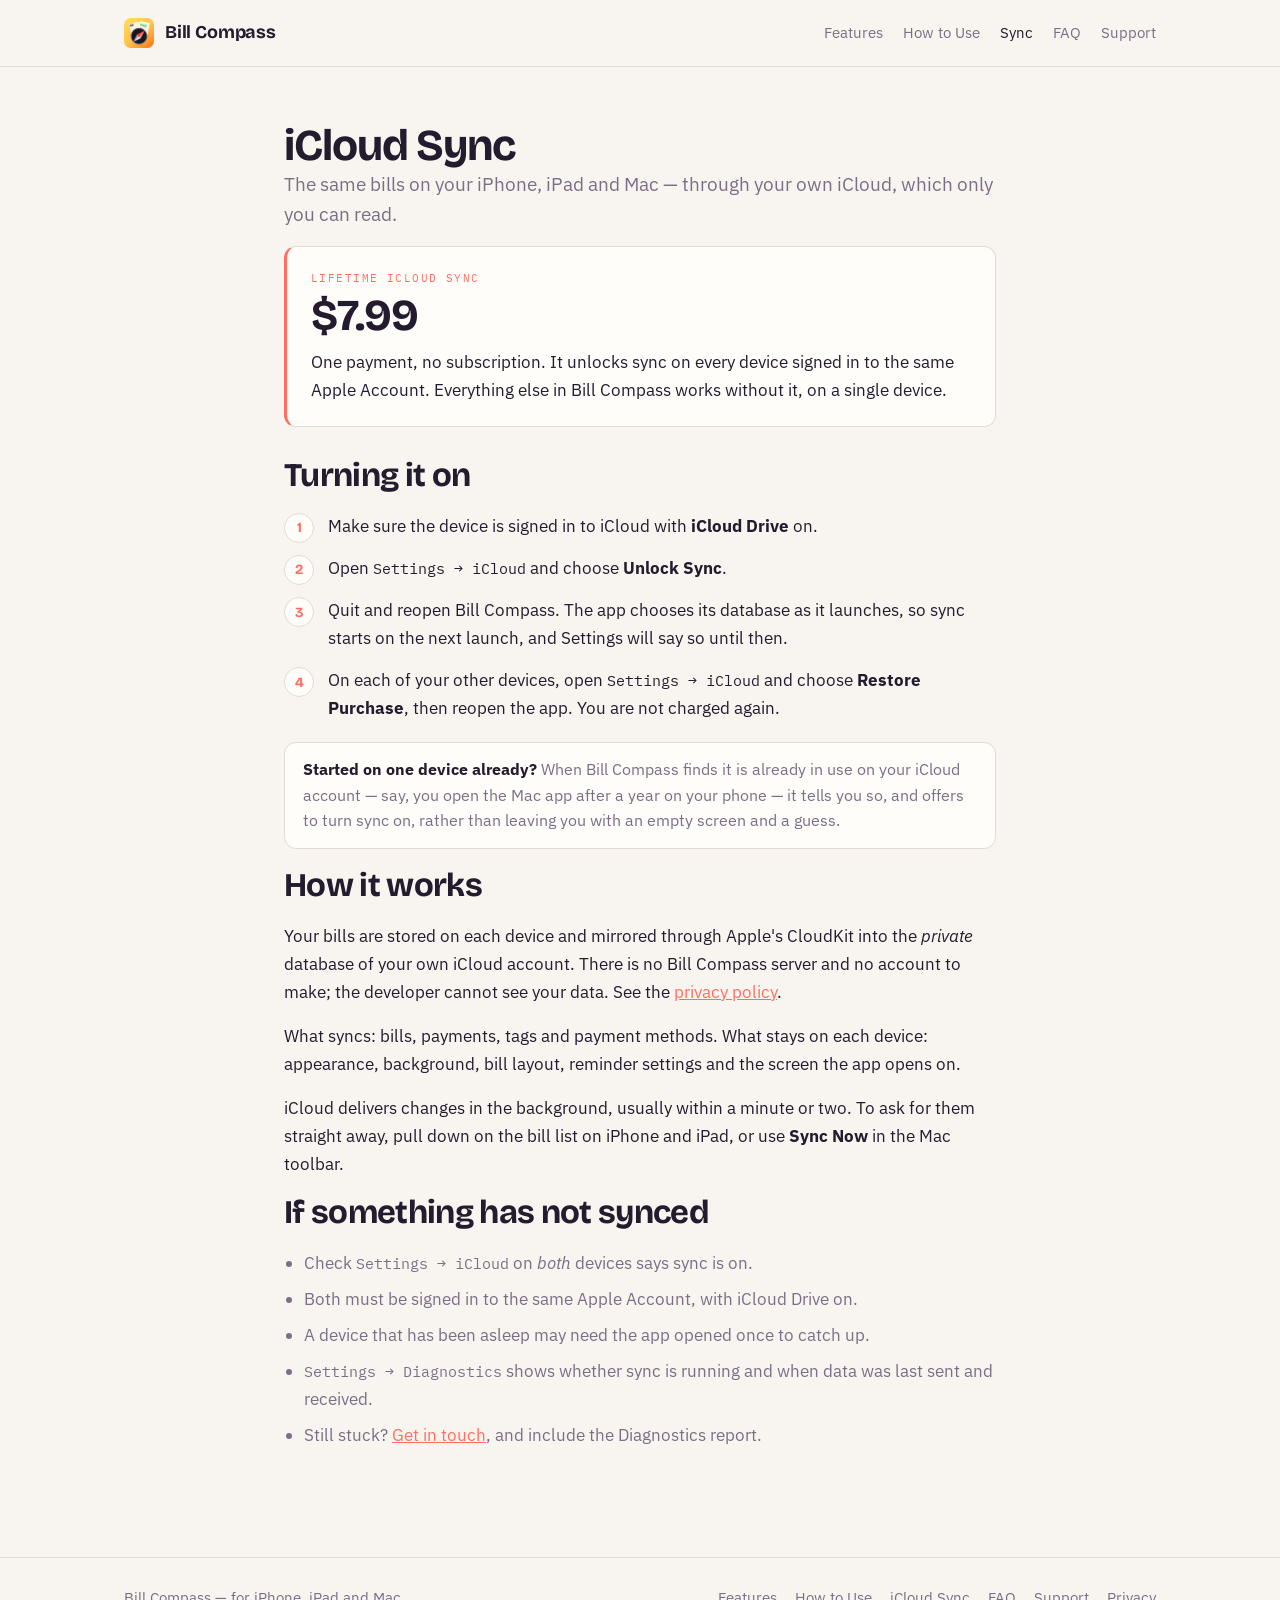
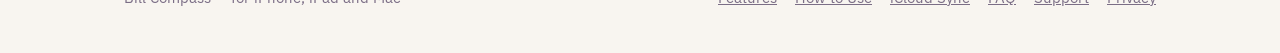
<file: sync.html>
<!doctype html>
<html lang="en">
<head>
<meta charset="utf-8">
<meta name="viewport" content="width=device-width, initial-scale=1">
<title>iCloud Sync — Bill Compass</title>
<meta name="description" content="Lifetime iCloud Sync keeps the same bills on your iPhone, iPad and Mac through your own iCloud — a one-time $7.99 purchase.">
<link rel="icon" href="assets/icon.png">
<link rel="preconnect" href="https://fonts.googleapis.com">
<link rel="preconnect" href="https://fonts.gstatic.com" crossorigin>
<link rel="stylesheet" href="https://fonts.googleapis.com/css2?family=Bricolage+Grotesque:opsz,wght@12..96,700&family=IBM+Plex+Mono:wght@400&family=IBM+Plex+Sans:wght@400;500&display=swap">
<link rel="stylesheet" href="style.css">
</head>
<body>
<header class="topbar"><div class="wrap">
  <a class="brand" href="index.html"><img src="assets/icon.png" alt=""> Bill Compass</a>
  <nav><a href="features.html">Features</a><a href="guide.html">How to Use</a><a href="sync.html" aria-current="page">Sync</a><a href="faq.html">FAQ</a><a href="support.html">Support</a></nav>
</div></header>
<section><div class="wrap">
  <h1 style="font-size:clamp(30px,5.5vw,44px);margin-top:0">iCloud Sync</h1>
  <p class="lead">The same bills on your iPhone, iPad and Mac — through your own iCloud, which only you can read.</p>

  <div class="pledge" style="border-left-color:var(--accent)">
    <span class="stamp" style="color:var(--accent)">Lifetime iCloud Sync</span>
    <p class="price">$7.99</p>
    <p>One payment, no subscription. It unlocks sync on every device signed in to the same Apple Account. Everything else in Bill Compass works without it, on a single device.</p>
  </div>

  <h2>Turning it on</h2>
  <ol class="steps">
    <li>Make sure the device is signed in to iCloud with <b>iCloud Drive</b> on.</li>
    <li>Open <span class="path">Settings → iCloud</span> and choose <b>Unlock Sync</b>.</li>
    <li>Quit and reopen Bill Compass. The app chooses its database as it launches, so sync starts on the next launch, and Settings will say so until then.</li>
    <li>On each of your other devices, open <span class="path">Settings → iCloud</span> and choose <b>Restore Purchase</b>, then reopen the app. You are not charged again.</li>
  </ol>
  <div class="tip"><b>Started on one device already?</b> When Bill Compass finds it is already in use on your iCloud account — say, you open the Mac app after a year on your phone — it tells you so, and offers to turn sync on, rather than leaving you with an empty screen and a guess.</div>

  <h2>How it works</h2>
  <p>Your bills are stored on each device and mirrored through Apple's CloudKit into the <em>private</em> database of your own iCloud account. There is no Bill Compass server and no account to make; the developer cannot see your data. See the <a href="privacy.html">privacy policy</a>.</p>
  <p>What syncs: bills, payments, tags and payment methods. What stays on each device: appearance, background, bill layout, reminder settings and the screen the app opens on.</p>
  <p>iCloud delivers changes in the background, usually within a minute or two. To ask for them straight away, pull down on the bill list on iPhone and iPad, or use <b>Sync Now</b> in the Mac toolbar.</p>

  <h2>If something has not synced</h2>
  <ul class="plain">
    <li>Check <span class="path">Settings → iCloud</span> on <em>both</em> devices says sync is on.</li>
    <li>Both must be signed in to the same Apple Account, with iCloud Drive on.</li>
    <li>A device that has been asleep may need the app opened once to catch up.</li>
    <li><span class="path">Settings → Diagnostics</span> shows whether sync is running and when data was last sent and received.</li>
    <li>Still stuck? <a href="support.html">Get in touch</a>, and include the Diagnostics report.</li>
  </ul>
</div></section>
<footer><div class="wrap">
  <span>Bill Compass — for iPhone, iPad and Mac</span>
  <nav><a href="features.html">Features</a><a href="guide.html">How to Use</a><a href="sync.html">iCloud Sync</a><a href="faq.html">FAQ</a><a href="support.html">Support</a><a href="privacy.html">Privacy</a></nav>
</div></footer>
</body>
</html>
</file>
<file: style.css>
/* Bill Compass — site styles.
   The palette is the app's own: SurfaceBackground, SurfaceCard, the coral
   accent and SignalGreen, so the site and the app agree about colour. */
:root {
  --ground:#F8F5F0; --card:#FFFDFA; --ink:#241C2E; --muted:#7B6E86;
  --hair:#E4DAD0; --accent:#FF6F61; --gold:#C98A12; --green:#0B8F27;
  --display:"Bricolage Grotesque","Trebuchet MS",sans-serif;
  --body:"IBM Plex Sans",-apple-system,BlinkMacSystemFont,"Segoe UI",sans-serif;
  --mono:"IBM Plex Mono",ui-monospace,"SF Mono",monospace;
}
@media (prefers-color-scheme:dark){
  :root{ --ground:#141520; --card:#1E2030; --ink:#F2ECE4; --muted:#9E94AE;
         --hair:#2E3044; --accent:#FF8A75; --gold:#FFC24B; --green:#28E14F; }
}
*{box-sizing:border-box}
html{-webkit-text-size-adjust:100%}
body{margin:0;background:var(--ground);color:var(--ink);font-family:var(--body);
     font-size:17px;line-height:1.65;-webkit-font-smoothing:antialiased}
.wrap{max-width:760px;margin:0 auto;padding:0 24px}
a{color:var(--accent)}
a:focus-visible,summary:focus-visible{outline:2px solid var(--accent);outline-offset:3px;border-radius:4px}

.topbar{border-bottom:1px solid var(--hair)}
.topbar .wrap{display:flex;align-items:center;justify-content:space-between;gap:20px;
              padding-top:18px;padding-bottom:18px}
.brand{display:flex;align-items:center;gap:11px;font-family:var(--display);
       font-weight:700;font-size:18px;color:var(--ink);text-decoration:none;letter-spacing:-.01em}
.brand img{width:30px;height:30px;border-radius:22.37%;display:block}
.topbar nav{display:flex;gap:20px;font-size:15px}
.topbar nav a{color:var(--muted);text-decoration:none}
.topbar nav a:hover,.topbar nav a[aria-current]{color:var(--ink)}

.hero{text-align:center;padding:64px 0 8px}
.hero img.icon{width:128px;height:128px;border-radius:22.37%;
  box-shadow:0 2px 6px rgba(40,20,50,.18),0 24px 48px -24px rgba(40,20,50,.45)}
h1{font-family:var(--display);font-weight:700;letter-spacing:-.025em;line-height:1.04;
   font-size:clamp(34px,6.5vw,54px);margin:26px 0 0;text-wrap:balance}
.tagline{margin:16px auto 0;max-width:34ch;color:var(--muted);font-size:19px}
.platforms{margin:24px 0 0;font-family:var(--mono);font-size:12.5px;letter-spacing:.1em;
           text-transform:uppercase;color:var(--muted)}
.storenote{display:inline-block;margin-top:28px;padding:9px 18px;border:1px solid var(--hair);
  border-radius:999px;font-size:14px;color:var(--muted);background:var(--card)}

section{padding:56px 0}
h2{font-family:var(--display);font-weight:700;letter-spacing:-.02em;line-height:1.12;
   font-size:clamp(25px,4vw,33px);margin:0 0 18px;text-wrap:balance}
h3{font-family:var(--display);font-weight:700;font-size:18px;margin:34px 0 8px;letter-spacing:-.01em}
p{margin:0 0 16px}
.lead{font-size:18.5px;color:var(--muted)}

.features{display:grid;grid-template-columns:repeat(auto-fit,minmax(228px,1fr));gap:26px;
          list-style:none;padding:0;margin:0}
.features li{background:var(--card);border:1px solid var(--hair);border-radius:14px;padding:20px 22px}
.features b{display:block;font-family:var(--display);font-size:16.5px;margin-bottom:5px}
.features span{color:var(--muted);font-size:15px}

.pledge{background:var(--card);border:1px solid var(--hair);border-left:3px solid var(--green);
        border-radius:12px;padding:22px 24px;margin:0 0 30px}
.pledge p:last-child{margin-bottom:0}
.stamp{font-family:var(--mono);font-size:11px;letter-spacing:.13em;text-transform:uppercase;
       color:var(--green);display:block;margin-bottom:7px}

.meta{font-family:var(--mono);font-size:12.5px;letter-spacing:.08em;text-transform:uppercase;
      color:var(--muted);margin:0 0 10px}
dl{margin:0}
dt{font-family:var(--display);font-weight:700;font-size:17px;margin:26px 0 6px}
dd{margin:0 0 16px;color:var(--muted)}
ul.plain{padding-left:20px;color:var(--muted)}
ul.plain li{margin-bottom:8px}
code{font-family:var(--mono);font-size:.88em;background:var(--ground);border:1px solid var(--hair);
     padding:1px 5px;border-radius:4px}

footer{border-top:1px solid var(--hair);margin-top:34px}
footer .wrap{display:flex;flex-wrap:wrap;gap:14px 26px;justify-content:space-between;
             padding-top:28px;padding-bottom:44px;font-size:14.5px;color:var(--muted)}
footer a{color:var(--muted)}
.wide{max-width:1080px;margin:0 auto;padding:0 24px}
.topbar .wrap{max-width:1080px;flex-wrap:wrap}
.topbar nav{flex-wrap:wrap;row-gap:6px}
footer .wrap{max-width:1080px}
footer nav{display:flex;flex-wrap:wrap;gap:6px 18px}

/* Screenshots: a device's own rounded corners, and a hairline so a light
   screenshot keeps its edge on a light page. */
.shot{display:block;width:100%;height:auto;border-radius:26px;border:1px solid var(--hair);
      box-shadow:0 1px 3px rgba(40,20,50,.10),0 22px 44px -26px rgba(40,20,50,.45);background:var(--card)}
.shot.tablet{border-radius:18px}
figure{margin:0}
figcaption{font-size:14px;color:var(--muted);margin-top:12px;text-align:center}

.hero .pair{display:flex;justify-content:center;gap:22px;margin:44px auto 0;max-width:560px}
.hero .pair figure{flex:1;min-width:0}
.hero .pair figure:last-child{margin-top:44px}
.ctas{display:flex;flex-wrap:wrap;justify-content:center;gap:12px;margin-top:26px}
.btn{display:inline-block;padding:11px 20px;border-radius:999px;font-weight:500;font-size:15.5px;
     text-decoration:none;border:1px solid var(--hair);color:var(--ink);background:var(--card)}
.btn.primary{background:var(--accent);border-color:var(--accent);color:#fff}
.btn:hover{border-color:var(--accent)}

/* A screenshot beside the words about it; stacked on a phone. */
.split{display:grid;grid-template-columns:minmax(0,1fr) 280px;gap:48px;align-items:center}
.split.flip{grid-template-columns:280px minmax(0,1fr)}
.split.flip > figure{order:-1}
.split.tabletcol{grid-template-columns:minmax(0,1fr) minmax(0,1.35fr)}
.split h2{margin-top:0}
.features a{color:inherit;text-decoration:none}
.features li:hover{border-color:var(--accent)}

.steps{counter-reset:step;list-style:none;padding:0;margin:0 0 20px}
.steps > li{counter-increment:step;position:relative;padding-left:44px;margin-bottom:14px}
.steps > li::before{content:counter(step);position:absolute;left:0;top:1px;width:28px;height:28px;
  border-radius:50%;background:var(--card);border:1px solid var(--hair);color:var(--accent);
  font-family:var(--display);font-weight:700;font-size:14px;display:grid;place-items:center}
.three{display:grid;grid-template-columns:repeat(auto-fit,minmax(220px,1fr));gap:22px;
       counter-reset:step;list-style:none;padding:0;margin:0}
.three li{counter-increment:step;background:var(--card);border:1px solid var(--hair);border-radius:14px;padding:20px 22px}
.three li::before{content:"0" counter(step);display:block;font-family:var(--mono);font-size:12px;
  letter-spacing:.12em;color:var(--accent);margin-bottom:6px}
.three b{display:block;font-family:var(--display);font-size:17px;margin-bottom:4px}
.three span{color:var(--muted);font-size:15px}

/* A drawing of the touch-and-hold menu, since a screenshot can't catch
   a gesture mid-press. */
.menu{max-width:300px;background:var(--card);border:1px solid var(--hair);border-radius:14px;
      box-shadow:0 18px 40px -24px rgba(40,20,50,.5);margin:6px 0 22px;overflow:hidden;font-size:15.5px}
.menu div{padding:10px 16px;border-top:1px solid var(--hair);display:flex;justify-content:space-between;gap:12px}
.menu div:first-child{border-top:0}
.menu div.gap{border-top:6px solid var(--ground)}
.menu .danger{color:#D93A2B}
.menu small{color:var(--muted);font-family:var(--mono);font-size:11px;letter-spacing:.06em}

.toc{display:flex;flex-wrap:wrap;gap:8px;list-style:none;padding:0;margin:22px 0 0}
.toc a{display:inline-block;padding:6px 13px;border:1px solid var(--hair);border-radius:999px;
       background:var(--card);color:var(--ink);text-decoration:none;font-size:14.5px}
.toc a:hover{border-color:var(--accent)}
.guide h2{scroll-margin-top:20px;padding-top:12px}
.guide section{padding:38px 0;border-top:1px solid var(--hair)}
.guide section:first-of-type{border-top:0}
.tip{background:var(--card);border:1px solid var(--hair);border-radius:12px;padding:14px 18px;
     margin:4px 0 18px;font-size:15.5px;color:var(--muted)}
.tip b{color:var(--ink)}
.fields{display:grid;grid-template-columns:max-content 1fr;gap:8px 20px;margin:4px 0 20px;font-size:15.5px}
.fields dt{margin:0;font-size:15.5px}
.fields dd{margin:0}
.path{font-family:var(--mono);font-size:.86em;white-space:nowrap}
.gallery{display:grid;grid-template-columns:repeat(auto-fit,minmax(210px,1fr));gap:26px;margin-top:10px}
.price{font-family:var(--display);font-weight:700;font-size:44px;letter-spacing:-.02em;line-height:1;margin:6px 0 10px}

@media (max-width:760px){
  .split,.split.flip,.split.tabletcol{grid-template-columns:1fr;gap:26px}
  .split > figure{max-width:280px;margin:0 auto}
  .split.tabletcol > figure{max-width:none}
  .split.flip > figure{order:0}
}
@media (max-width:520px){
  .hero{padding-top:44px}
  .topbar nav{gap:6px 14px;font-size:14px}
  .hero .pair{gap:14px}
  .hero .pair figure:last-child{margin-top:28px}
  .fields{grid-template-columns:1fr;gap:2px}
  .fields dd{margin-bottom:10px}
}
</file>
